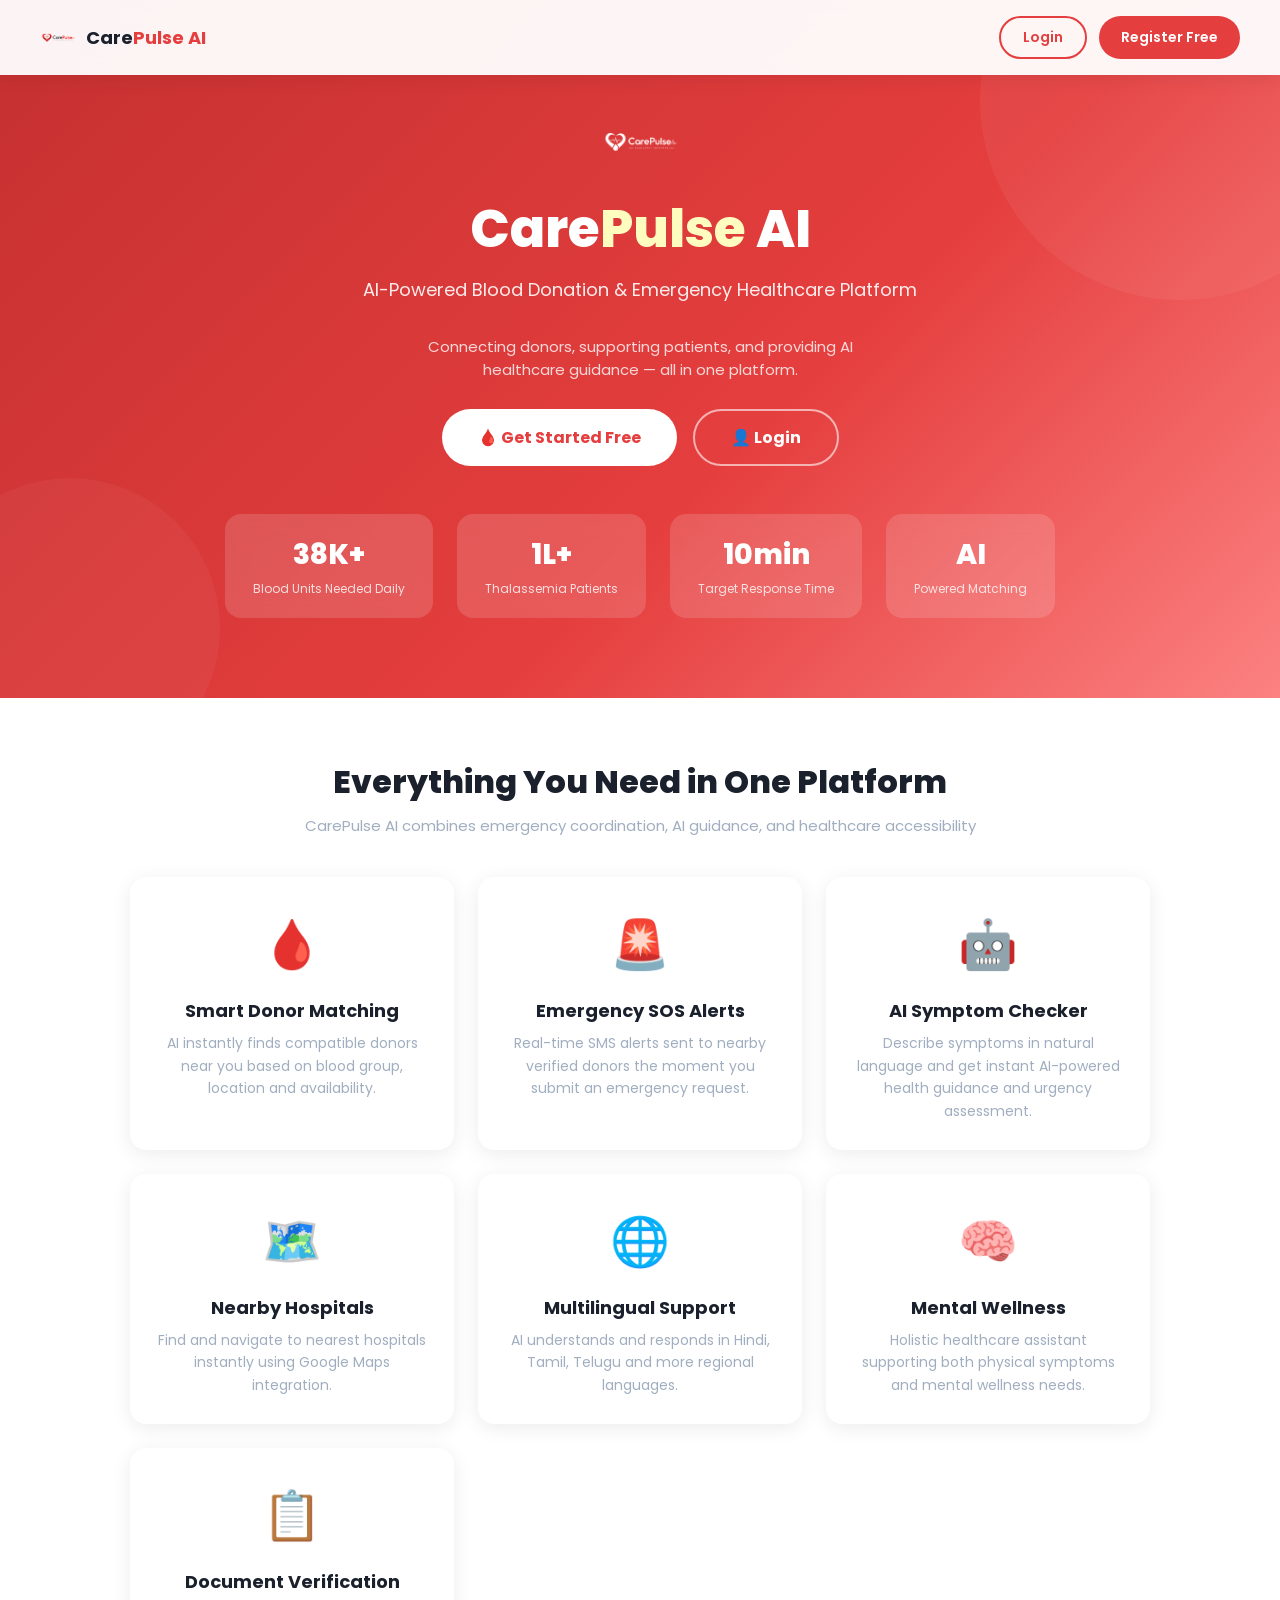
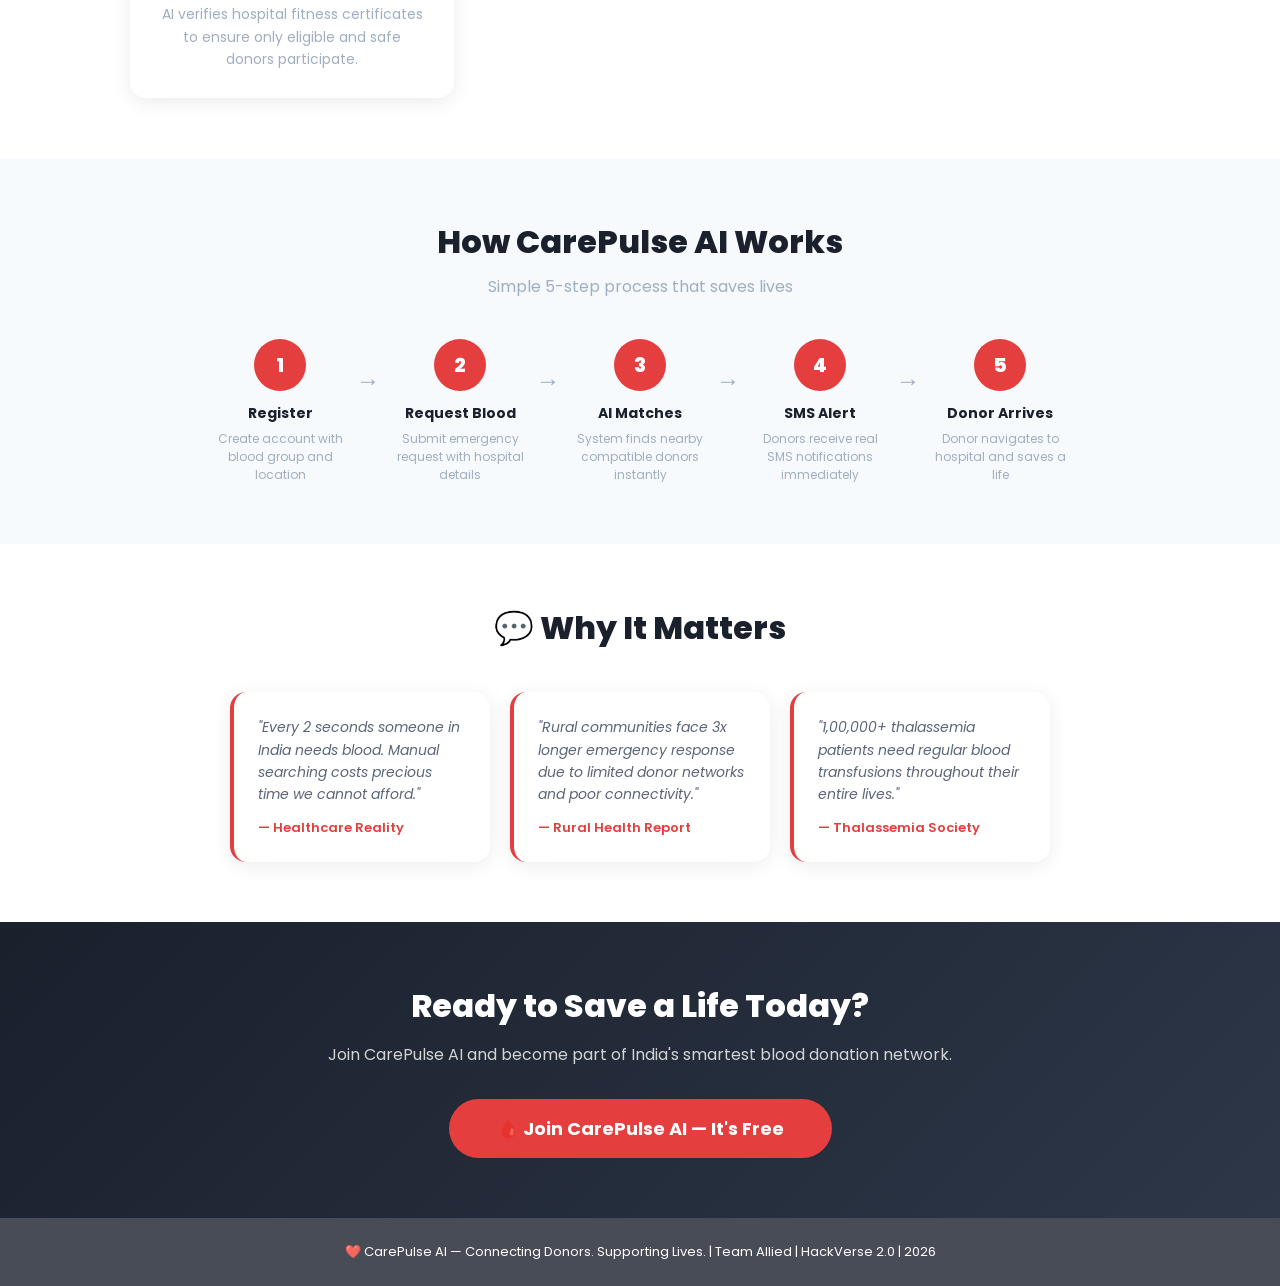
<file: frontend/index.html>
<!DOCTYPE html>
<html lang="en">
<head>
  <meta charset="UTF-8">
  <meta name="viewport" content="width=device-width, initial-scale=1.0">
  <title>CarePulse AI — Save Lives Together</title>
  <link rel="stylesheet" href="css/style.css">
  <link rel="icon" href="assets/logo.png">
</head>
<body>

<!-- NAVBAR -->
<nav class="land-nav">
  <div class="land-nav-logo">
    <img src="assets/logo.png" alt="CarePulse AI">
    <span>Care<b>Pulse AI</b></span>
  </div>
  <div class="land-nav-btns">
    <button class="land-login-btn" onclick="location.href='login.html'">Login</button>
    <button class="land-register-btn" onclick="location.href='register.html'">Register Free</button>
  </div>
</nav>

<div class="landing">

  <!-- HERO -->
  <section class="hero hero-pt-xl">
    <img src="assets/logo.png" alt="CarePulse AI" class="hero-logo">
    <h1>Care<span>Pulse</span> AI</h1>
    <p class="hero-tagline">AI-Powered Blood Donation & Emergency Healthcare Platform</p>
    <p class="hero-description">
      Connecting donors, supporting patients, and providing AI healthcare guidance — all in one platform.
    </p>
    <div class="hero-btns">
      <button class="hero-btn-primary" onclick="location.href='register.html'">
        🩸 Get Started Free
      </button>
      <button class="hero-btn-outline" onclick="location.href='login.html'">
        👤 Login
      </button>
    </div>
    <div class="hero-stats">
      <div class="hero-stat">
        <div class="num">38K+</div>
        <div class="lbl">Blood Units Needed Daily</div>
      </div>
      <div class="hero-stat">
        <div class="num">1L+</div>
        <div class="lbl">Thalassemia Patients</div>
      </div>
      <div class="hero-stat">
        <div class="num">10min</div>
        <div class="lbl">Target Response Time</div>
      </div>
      <div class="hero-stat">
        <div class="num">AI</div>
        <div class="lbl">Powered Matching</div>
      </div>
    </div>
  </section>

  <!-- FEATURES -->
  <section class="features">
    <h2>Everything You Need in One Platform</h2>
    <p class="features-sub">CarePulse AI combines emergency coordination, AI guidance, and healthcare accessibility</p>
    <div class="features-grid">
      <div class="feature-card">
        <div class="feature-icon">🩸</div>
        <div class="feature-title">Smart Donor Matching</div>
        <div class="feature-desc">AI instantly finds compatible donors near you based on blood group, location and availability.</div>
      </div>
      <div class="feature-card">
        <div class="feature-icon">🚨</div>
        <div class="feature-title">Emergency SOS Alerts</div>
        <div class="feature-desc">Real-time SMS alerts sent to nearby verified donors the moment you submit an emergency request.</div>
      </div>
      <div class="feature-card">
        <div class="feature-icon">🤖</div>
        <div class="feature-title">AI Symptom Checker</div>
        <div class="feature-desc">Describe symptoms in natural language and get instant AI-powered health guidance and urgency assessment.</div>
      </div>
      <div class="feature-card">
        <div class="feature-icon">🗺️</div>
        <div class="feature-title">Nearby Hospitals</div>
        <div class="feature-desc">Find and navigate to nearest hospitals instantly using Google Maps integration.</div>
      </div>
      <div class="feature-card">
        <div class="feature-icon">🌐</div>
        <div class="feature-title">Multilingual Support</div>
        <div class="feature-desc">AI understands and responds in Hindi, Tamil, Telugu and more regional languages.</div>
      </div>
      <div class="feature-card">
        <div class="feature-icon">🧠</div>
        <div class="feature-title">Mental Wellness</div>
        <div class="feature-desc">Holistic healthcare assistant supporting both physical symptoms and mental wellness needs.</div>
      </div>
      <div class="feature-card">
        <div class="feature-icon">📋</div>
        <div class="feature-title">Document Verification</div>
        <div class="feature-desc">AI verifies hospital fitness certificates to ensure only eligible and safe donors participate.</div>
      </div>
    </div>
  </section>

  <!-- HOW IT WORKS -->
  <section class="how-it-works">
    <h2>How CarePulse AI Works</h2>
    <p class="how-sub">Simple 5-step process that saves lives</p>
    <div class="steps">
      <div class="step">
        <div class="step-num">1</div>
        <div class="step-title">Register</div>
        <div class="step-desc">Create account with blood group and location</div>
      </div>
      <div class="step">
        <div class="step-num">2</div>
        <div class="step-title">Request Blood</div>
        <div class="step-desc">Submit emergency request with hospital details</div>
      </div>
      <div class="step">
        <div class="step-num">3</div>
        <div class="step-title">AI Matches</div>
        <div class="step-desc">System finds nearby compatible donors instantly</div>
      </div>
      <div class="step">
        <div class="step-num">4</div>
        <div class="step-title">SMS Alert</div>
        <div class="step-desc">Donors receive real SMS notifications immediately</div>
      </div>
      <div class="step">
        <div class="step-num">5</div>
        <div class="step-title">Donor Arrives</div>
        <div class="step-desc">Donor navigates to hospital and saves a life</div>
      </div>
    </div>
  </section>

  <!-- QUOTES -->
  <section class="quotes">
    <h2>💬 Why It Matters</h2>
    <div class="quote-cards">
      <div class="quote-card">
        <div class="quote-text">"Every 2 seconds someone in India needs blood. Manual searching costs precious time we cannot afford."</div>
        <div class="quote-author">— Healthcare Reality</div>
      </div>
      <div class="quote-card">
        <div class="quote-text">"Rural communities face 3x longer emergency response due to limited donor networks and poor connectivity."</div>
        <div class="quote-author">— Rural Health Report</div>
      </div>
      <div class="quote-card">
        <div class="quote-text">"1,00,000+ thalassemia patients need regular blood transfusions throughout their entire lives."</div>
        <div class="quote-author">— Thalassemia Society</div>
      </div>
    </div>
  </section>

  <!-- CTA -->
  <section class="cta">
    <h2>Ready to Save a Life Today?</h2>
    <p>Join CarePulse AI and become part of India's smartest blood donation network.</p>
    <button class="cta-btn" onclick="location.href='register.html'">
      🩸 Join CarePulse AI — It's Free
    </button>
  </section>

  <!-- FOOTER -->
  <footer class="footer">
    <p>❤️ CarePulse AI — Connecting Donors. Supporting Lives. | Team Allied | HackVerse 2.0 | 2026</p>
  </footer>

</div>

<script src="js/app.js"></script>
</body>
</html>
</file>
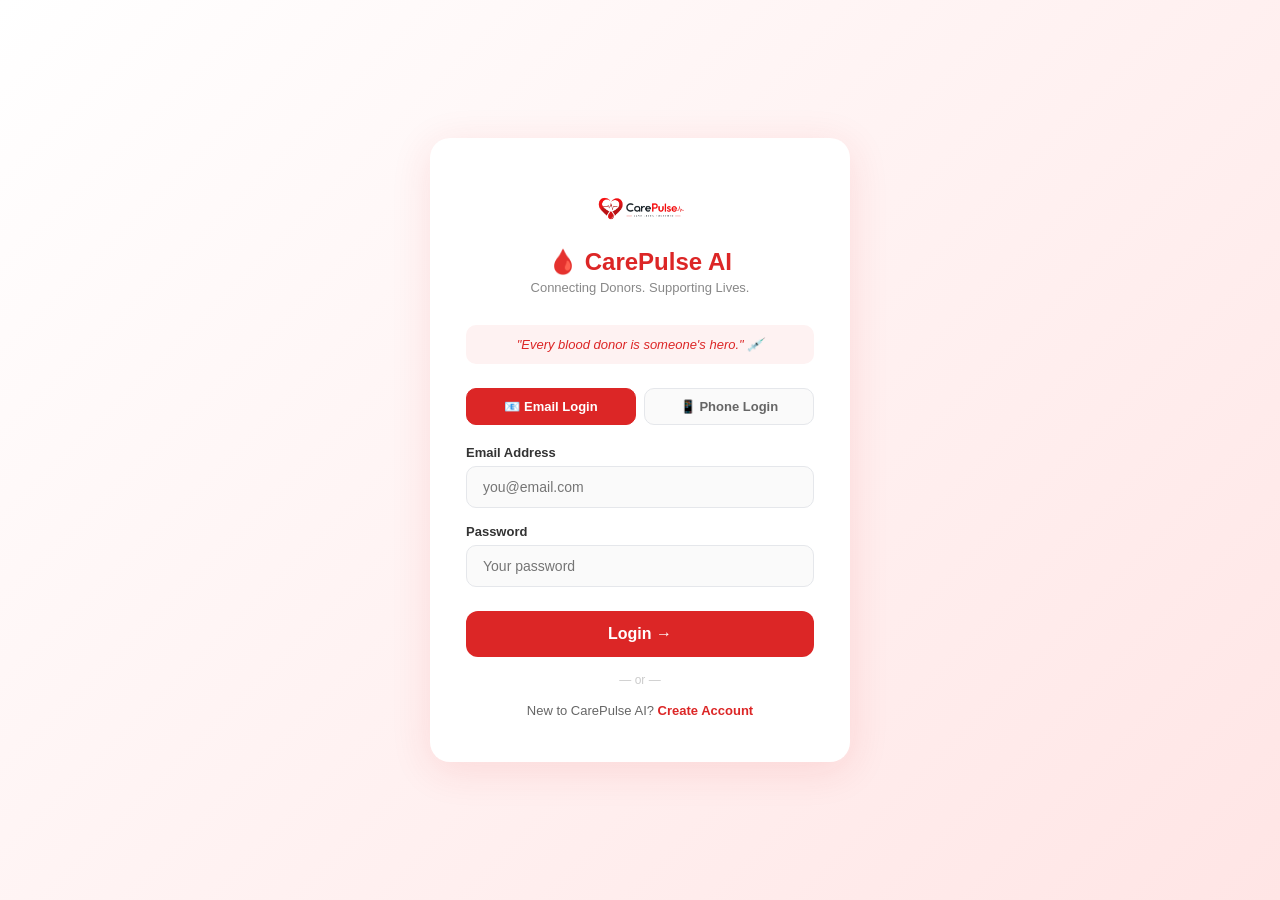
<file: frontend/login.html>
<!DOCTYPE html>
<html lang="en">
<head>
<meta charset="UTF-8"/>
<meta name="viewport" content="width=device-width, initial-scale=1.0"/>
<title>Login - CarePulse AI</title>
<link rel="stylesheet" href="css/style.css"/>
<style>
* { box-sizing: border-box; margin: 0; padding: 0; }
body { font-family: 'Segoe UI', sans-serif; }
.auth-wrapper {
    min-height: 100vh; display: flex; align-items: center;
    justify-content: center; padding: 20px;
    background: linear-gradient(135deg, #fff 0%, #ffe5e5 100%);
}
.auth-card {
    background: #fff; border-radius: 20px; padding: 44px 36px;
    width: 100%; max-width: 420px;
    box-shadow: 0 8px 40px rgba(220,38,38,0.12);
}
.auth-logo { text-align: center; margin-bottom: 30px; }
.auth-logo img { height: 52px; }
.auth-logo h2 { color: #dc2626; font-size: 24px; margin-top: 10px; font-weight: 800; }
.auth-logo p { color: #888; font-size: 13px; margin-top: 4px; }
.form-group { margin-bottom: 16px; }
label { display: block; font-size: 13px; font-weight: 600; color: #333; margin-bottom: 6px; }
input {
    width: 100%; padding: 12px 16px; border: 1.5px solid #e5e7eb;
    border-radius: 10px; font-size: 14px; color: #333;
    transition: border 0.2s; outline: none; background: #fafafa;
}
input:focus { border-color: #dc2626; background: #fff; }
.btn-login {
    width: 100%; background: #dc2626; color: white;
    border: none; padding: 14px; border-radius: 12px;
    font-size: 16px; font-weight: 700; cursor: pointer;
    margin-top: 8px; transition: background 0.2s;
}
.btn-login:hover { background: #b91c1c; }
.register-link { text-align: center; margin-top: 16px; font-size: 13px; color: #666; }
.register-link a { color: #dc2626; font-weight: 600; text-decoration: none; }
.divider { text-align: center; color: #ccc; margin: 16px 0; font-size: 12px; }
.quote {
    background: #fef2f2; border-radius: 10px; padding: 12px 16px;
    text-align: center; margin-bottom: 24px;
    font-size: 13px; color: #dc2626; font-style: italic;
}
.tab-row { display: flex; gap: 8px; margin-bottom: 20px; }
.tab-btn {
    flex: 1; padding: 10px; border: 1.5px solid #e5e7eb;
    border-radius: 10px; background: #fafafa; color: #666;
    font-size: 13px; font-weight: 600; cursor: pointer;
    transition: all 0.2s;
}
.tab-btn.active { background: #dc2626; color: white; border-color: #dc2626; }
</style>
</head>
<body>
<div class="auth-wrapper">
  <div class="auth-card">
    <div class="auth-logo">
      <img src="assets/logo.png" alt="CarePulse AI" onerror="this.style.display='none'"/>
      <h2>🩸 CarePulse AI</h2>
      <p>Connecting Donors. Supporting Lives.</p>
    </div>

    <div class="quote">"Every blood donor is someone's hero." 💉</div>

    <div class="tab-row">
      <button class="tab-btn active" id="tab-email" onclick="switchTab('email')">📧 Email Login</button>
      <button class="tab-btn" id="tab-phone" onclick="switchTab('phone')">📱 Phone Login</button>
    </div>

    <div id="section-email">
      <div class="form-group">
        <label>Email Address</label>
        <input type="email" id="email" placeholder="you@email.com"
               onkeydown="if(event.key==='Enter') login()"/>
      </div>
    </div>

    <div id="section-phone" style="display:none">
      <div class="form-group">
        <label>Mobile Number</label>
        <input type="tel" id="phone" placeholder="+91XXXXXXXXXX"
               onkeydown="if(event.key==='Enter') login()"/>
      </div>
    </div>

    <div class="form-group">
      <label>Password</label>
      <input type="password" id="password" placeholder="Your password"
             onkeydown="if(event.key==='Enter') login()"/>
    </div>

    <button class="btn-login" id="loginBtn" onclick="login()">Login →</button>

    <div class="divider">— or —</div>
    <div class="register-link">
      New to CarePulse AI? <a href="register.html">Create Account</a>
    </div>
  </div>
</div>
<script src="js/app.js"></script>
<script src="js/auth.js"></script>
</body>
</html>
</file>
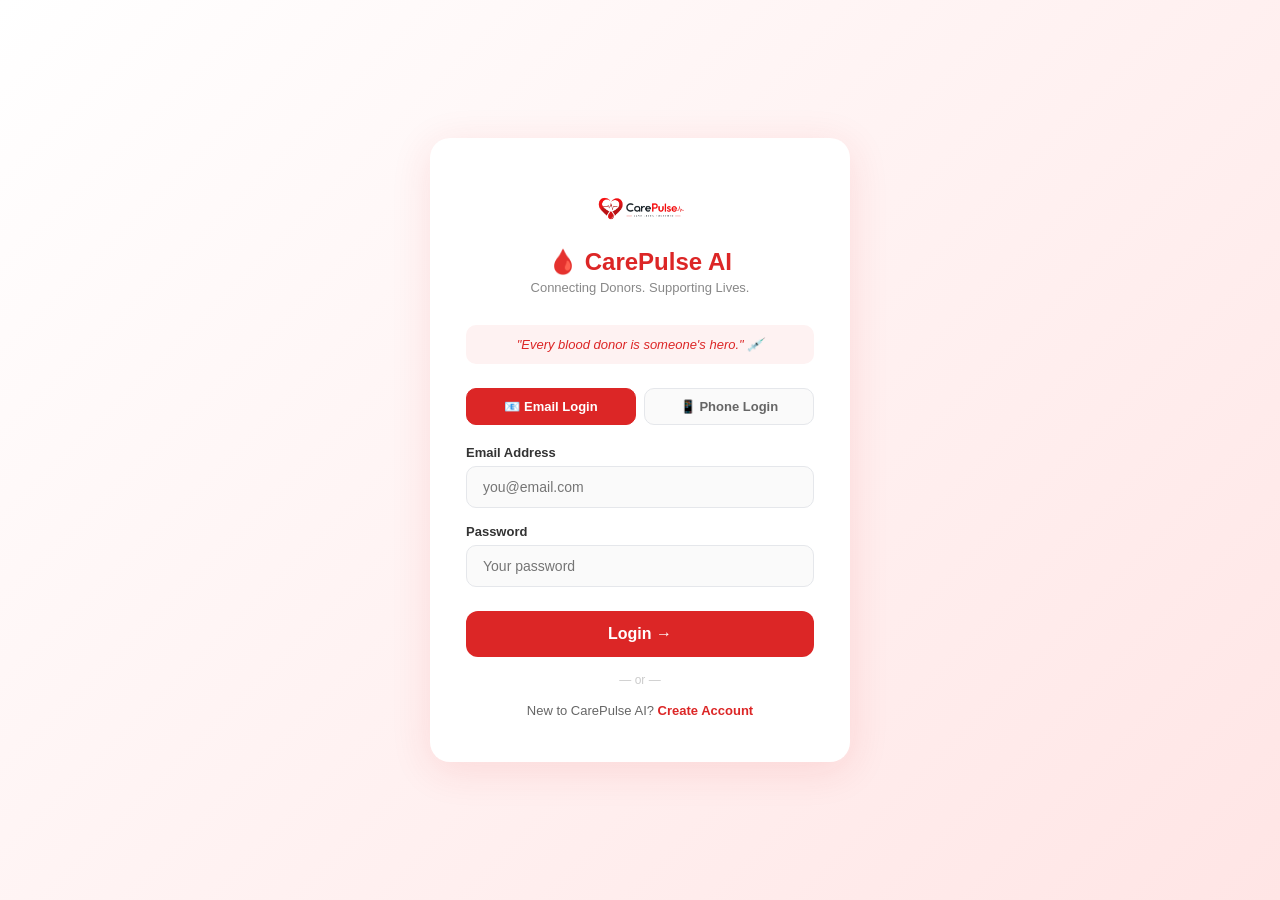
<file: frontend/profile.html>
<!DOCTYPE html>
<html lang="en">
<head>
  <meta charset="UTF-8">
  <meta name="viewport" content="width=device-width, initial-scale=1.0">
  <title>CarePulse AI — Profile</title>
  <link rel="stylesheet" href="css/style.css">
  <link rel="icon" href="assets/logo.png">
</head>
<body>

<aside class="sidebar">
  <div class="sidebar-logo">
    <img src="assets/logo.png" alt="CarePulse AI">
    <span class="sidebar-logo-text">Care<span>Pulse</span></span>
  </div>
  <nav class="sidebar-nav">
    <button class="nav-item" onclick="location.href='dashboard.html'">
      <svg class="nav-svg" viewBox="0 0 24 24" fill="none" stroke="currentColor" stroke-width="2"><rect x="3" y="3" width="7" height="7"/><rect x="14" y="3" width="7" height="7"/><rect x="3" y="14" width="7" height="7"/><rect x="14" y="14" width="7" height="7"/></svg>
      Dashboard
    </button>
    <button class="nav-item" onclick="location.href='request.html'">
      <svg class="nav-svg" viewBox="0 0 24 24" fill="none" stroke="currentColor" stroke-width="2"><path d="M20.84 4.61a5.5 5.5 0 0 0-7.78 0L12 5.67l-1.06-1.06a5.5 5.5 0 0 0-7.78 7.78l1.06 1.06L12 21.23l7.78-7.78 1.06-1.06a5.5 5.5 0 0 0 0-7.78z"/></svg>
      Blood Requests
    </button>
    <button class="nav-item" onclick="location.href='donor-portal.html'">
      <svg class="nav-svg" viewBox="0 0 24 24" fill="none" stroke="currentColor" stroke-width="2"><path d="M17 21v-2a4 4 0 0 0-4-4H5a4 4 0 0 0-4 4v2"/><circle cx="9" cy="7" r="4"/><path d="M23 21v-2a4 4 0 0 0-3-3.87"/><path d="M16 3.13a4 4 0 0 1 0 7.75"/></svg>
      Donor Portal
    </button>
    <button class="nav-item" onclick="location.href='hospitals.html'">
      <svg class="nav-svg" viewBox="0 0 24 24" fill="none" stroke="currentColor" stroke-width="2"><path d="M3 9l9-7 9 7v11a2 2 0 0 1-2 2H5a2 2 0 0 1-2-2z"/><polyline points="9 22 9 12 15 12 15 22"/></svg>
      Hospitals
    </button>
    <button class="nav-item" onclick="location.href='symptom.html'">
      <svg class="nav-svg" viewBox="0 0 24 24" fill="none" stroke="currentColor" stroke-width="2"><circle cx="12" cy="12" r="10"/><path d="M12 8v4l3 3"/></svg>
      AI Symptom Checker
    </button>
    <button class="nav-item active" onclick="location.href='profile.html'">
      <svg class="nav-svg" viewBox="0 0 24 24" fill="none" stroke="currentColor" stroke-width="2"><path d="M20 21v-2a4 4 0 0 0-4-4H8a4 4 0 0 0-4 4v2"/><circle cx="12" cy="7" r="4"/></svg>
      Profile
    </button>
    <button class="nav-item" onclick="logout()">
      <svg class="nav-svg" viewBox="0 0 24 24" fill="none" stroke="currentColor" stroke-width="2"><path d="M9 21H5a2 2 0 0 1-2-2V5a2 2 0 0 1 2-2h4"/><polyline points="16 17 21 12 16 7"/><line x1="21" y1="12" x2="9" y2="12"/></svg>
      Logout
    </button>
  </nav>
  <div class="sidebar-donate-card">
    <h4>Every Drop Counts</h4>
    <p>Keep your profile updated for better donor matching.</p>
    <button class="sidebar-donate-btn" onclick="location.href='request.html'">Request Blood</button>
  </div>
</aside>

<div class="main-content">
  <div class="topbar">
    <div class="topbar-left">
      <h2>Account</h2>
      <h3>My Profile</h3>
    </div>
    <div class="topbar-right">
      <button class="btn btn-primary btn-sm" onclick="logout()">Logout</button>
    </div>
  </div>

  <div class="dashboard-body">

    <!-- PROFILE HERO -->
    <div class="profile-hero">
      <div class="profile-avatar-big" id="profile-avatar">
        <img id="profile-avatar-img" src="" alt="" style="width:100%;height:100%;border-radius:50%;object-fit:cover;display:none;">
        <span id="profile-avatar-initials">?</span>
      </div>
      <div style="flex:1;">
        <div class="profile-name" id="profile-name">Loading...</div>
        <div class="profile-sub" id="profile-blood">Blood Group: —</div>
        <div class="profile-tags" id="profile-tags">
          <span class="profile-tag">Loading...</span>
        </div>
      </div>
      <div style="text-align:right;">
        <div style="font-size:32px;font-weight:800;" id="hero-donations">0</div>
        <div style="font-size:13px;opacity:0.8;">Total Donations</div>
      </div>
    </div>

    <div class="profile-grid">

      <!-- PERSONAL DETAILS -->
      <div class="dash-card">
        <div class="dash-card-header">
          <span class="dash-card-title">Personal Details</span>
        </div>
        <div id="personal-details">
          <div style="text-align:center;padding:20px;"><div class="spinner" style="margin:0 auto;"></div></div>
        </div>
      </div>

      <!-- DONATION STATS -->
      <div class="dash-card">
        <div class="dash-card-header">
          <span class="dash-card-title">Donation Statistics</span>
        </div>
        <div style="display:grid;grid-template-columns:1fr 1fr;gap:12px;margin-bottom:16px;">
          <div style="text-align:center;padding:16px;background:var(--red-pale);border-radius:10px;">
            <div style="font-size:28px;font-weight:800;color:var(--red);" id="stat-donations">0</div>
            <div style="font-size:12px;color:var(--gray-400);">Total Donations</div>
          </div>
          <div style="text-align:center;padding:16px;background:#F0FFF4;border-radius:10px;">
            <div style="font-size:28px;font-weight:800;color:var(--green);" id="stat-lives">0</div>
            <div style="font-size:12px;color:var(--gray-400);">Lives Saved</div>
          </div>
        </div>
        <div id="eligibility-card" style="background:var(--gray-100);border-radius:10px;padding:16px;">
          <div style="font-size:13px;font-weight:600;color:var(--dark);margin-bottom:4px;">Donation Eligibility</div>
          <div style="font-size:14px;color:var(--green);font-weight:700;" id="eligibility-status">Eligible to donate</div>
          <div style="font-size:12px;color:var(--gray-400);margin-top:4px;" id="next-date"></div>
        </div>
      </div>

      <!-- LOCATIONS -->
      <div class="dash-card">
        <div class="dash-card-header">
          <span class="dash-card-title">My Locations</span>
        </div>
        <div id="locations-list">
          <div style="text-align:center;padding:20px;color:var(--gray-400);">Loading locations...</div>
        </div>
      </div>

      <!-- HEALTH DECLARATION -->
      <div class="dash-card">
        <div class="dash-card-header">
          <span class="dash-card-title">Health Declaration</span>
        </div>
        <div id="health-status">
          <div style="text-align:center;padding:20px;"><div class="spinner" style="margin:0 auto;"></div></div>
        </div>
        <div style="margin-top:20px;border-top:1px solid var(--gray-200);padding-top:16px;">
          <div style="display:flex;align-items:center;justify-content:space-between;">
            <div>
              <div style="font-size:15px;font-weight:600;color:var(--dark);">Available to Donate</div>
              <div style="font-size:12px;color:var(--gray-400);margin-top:2px;" id="toggle-label">Loading...</div>
            </div>
            <label class="switch">
              <input type="checkbox" id="profile-toggle" aria-label="Toggle availability to donate" onchange="toggleFromProfile()">
              <span class="slider"></span>
            </label>
          </div>
        </div>
      </div>

      <!-- DONOR VERIFICATION -->
      <div class="dash-card" style="grid-column: 1 / -1;">
        <div class="dash-card-header">
          <span class="dash-card-title">Donor Verification</span>
        </div>
        <p style="margin:0 0 16px;font-size:13px;color:var(--gray-400);">Upload a fitness certificate from a recognized hospital with doctor signature and official seal to become a Verified Donor.</p>

        <div id="verify-status-box" style="padding:12px 16px;border-radius:10px;margin-bottom:16px;font-size:13px;font-weight:600;background:#fff8e1;color:#f39c12;border:1.5px solid #f39c12;">
          Verification status loading...
        </div>

        <div style="border:2px dashed var(--gray-200);border-radius:12px;padding:24px;text-align:center;margin-bottom:16px;cursor:pointer;transition:var(--transition);" id="upload-zone"
          onclick="document.getElementById('doc-upload').click()"
          ondragover="this.style.borderColor='var(--red)'" ondragleave="this.style.borderColor='var(--gray-200)'">
          <div style="font-size:40px;margin-bottom:10px;color:var(--gray-400);">
            <svg width="40" height="40" viewBox="0 0 24 24" fill="none" stroke="currentColor" stroke-width="1.5"><path d="M14 2H6a2 2 0 0 0-2 2v16a2 2 0 0 0 2 2h12a2 2 0 0 0 2-2V8z"/><polyline points="14 2 14 8 20 8"/><line x1="12" y1="18" x2="12" y2="12"/><line x1="9" y1="15" x2="15" y2="15"/></svg>
          </div>
          <div style="font-size:14px;font-weight:600;color:var(--dark);">Click to upload fitness certificate</div>
          <div style="font-size:12px;color:var(--gray-400);margin-top:4px;">PDF, JPG, PNG accepted · Must have hospital seal + doctor signature</div>
          <input type="file" id="doc-upload" accept=".pdf,.jpg,.jpeg,.png" style="display:none" onchange="handleDocUpload(this)">
        </div>

        <div id="doc-preview" style="display:none;margin-bottom:16px;padding:12px 16px;background:var(--gray-100);border-radius:10px;display:none;align-items:center;gap:10px;">
          <svg width="20" height="20" viewBox="0 0 24 24" fill="none" stroke="var(--red)" stroke-width="2"><path d="M14 2H6a2 2 0 0 0-2 2v16a2 2 0 0 0 2 2h12a2 2 0 0 0 2-2V8z"/></svg>
          <div>
            <div id="doc-name" style="font-size:13px;font-weight:600;color:var(--dark);"></div>
            <div style="font-size:12px;color:var(--gray-400);">Ready to submit</div>
          </div>
        </div>

        <button onclick="submitDocument()" id="verify-btn" class="btn btn-primary" style="width:100%;padding:14px;font-size:15px;">
          Submit for Verification
        </button>

        <div style="margin-top:16px;padding:14px;background:var(--gray-100);border-radius:10px;">
          <div style="font-size:12px;font-weight:700;color:var(--dark);margin-bottom:8px;">Requirements for Verified Donor badge:</div>
          <div style="font-size:12px;color:var(--gray-500);line-height:2;">
            Fitness certificate from recognized hospital<br>
            Doctor's signature on document<br>
            Official hospital seal / stamp<br>
            Certificate dated within last 6 months<br>
            Self-declared documents not accepted
          </div>
        </div>
      </div>

    </div>
  </div>
</div>

<!-- BOTTOM NAV -->
<nav class="bottom-nav">
  <div class="bottom-nav-inner">
    <button class="bnav-item" onclick="location.href='dashboard.html'"><span class="bicon">H</span>Home</button>
    <button class="bnav-item" onclick="location.href='donor-portal.html'"><span class="bicon">D</span>Donors</button>
    <button class="bnav-item bnav-sos" onclick="location.href='request.html'"><span class="bicon">SOS</span></button>
    <button class="bnav-item" onclick="location.href='request.html'"><span class="bicon">R</span>Requests</button>
    <button class="bnav-item active" onclick="location.href='profile.html'"><span class="bicon">P</span>Profile</button>
  </div>
</nav>

<script src="js/app.js"></script>
<script>
let selectedFile = null;

document.addEventListener("DOMContentLoaded", async () => {
  requireAuth();
  loadVerificationStatus();
  const { ok, data } = await apiCall("/auth/profile");
  if (!ok) return;

  // Avatar
  const img = document.getElementById('profile-avatar-img');
  const initials = document.getElementById('profile-avatar-initials');
  if (data.profile_photo) {
    img.src = data.profile_photo;
    img.style.display = 'block';
    initials.style.display = 'none';
  } else {
    initials.textContent = data.name?.split(' ').map(n=>n[0]).join('').toUpperCase().slice(0,2) || "?";
    initials.style.display = 'block';
  }

  document.getElementById("profile-name").textContent = data.name;
  document.getElementById("profile-blood").textContent = `Blood Group: ${data.blood_group}  ·  Age: ${data.age}`;
  document.getElementById("hero-donations").textContent = data.total_donations || 0;

  const tags = [
    `${data.blood_group}`,
    data.health_eligible ? "Eligible Donor" : "Restricted",
    data.available_to_donate ? "Available" : "Unavailable",
    data.verified_donor ? "Verified Donor" : ""
  ].filter(Boolean);
  document.getElementById("profile-tags").innerHTML = tags.map(t => `<span class="profile-tag">${t}</span>`).join("");

  document.getElementById("personal-details").innerHTML = [
    ["Full Name", data.name],
    ["Email", data.email],
    ["Phone", data.phone],
    ["Blood Group", data.blood_group],
    ["Age", `${data.age} years`],
    ["Gender", data.gender || "Not specified"],
  ].map(([label, val]) => `
    <div class="detail-row">
      <div>
        <div class="detail-label">${label}</div>
        <div class="detail-val">${val || "—"}</div>
      </div>
    </div>`).join("");

  document.getElementById("stat-donations").textContent = data.total_donations || 0;
  document.getElementById("stat-lives").textContent = data.lives_saved || 0;

  if (data.cooldown_active) {
    document.getElementById("eligibility-status").textContent = "Cooldown Active";
    document.getElementById("eligibility-status").style.color = "var(--yellow)";
    document.getElementById("next-date").textContent = `Next eligible: ${data.next_eligible_date?.split('T')[0] || 'N/A'}`;
  } else if (!data.health_eligible) {
    document.getElementById("eligibility-status").textContent = "Restricted — Health conditions";
    document.getElementById("eligibility-status").style.color = "var(--red)";
  }

  const locs = data.locations || [];
  document.getElementById("locations-list").innerHTML = locs.length
    ? locs.map(l => `
        <div style="background:var(--gray-100);border-radius:10px;padding:12px;margin-bottom:8px;">
          <div style="font-size:11px;font-weight:700;color:var(--red);text-transform:uppercase;">${l.type === 'home' ? 'Home' : l.type === 'college' ? 'College' : 'Work'}</div>
          <div style="font-size:13px;color:var(--dark);margin-top:4px;">${l.address}</div>
        </div>`).join("")
    : '<div style="text-align:center;color:var(--gray-400);padding:16px;">No locations added</div>';

  const decl = data.health_declaration || {};
  const conditions = ["hiv","hepatitis","diabetes","heart_disease","cancer","malaria_recent","tattoo_recent","pregnant"];
  const anyCondition = conditions.some(k => decl[k]);
  document.getElementById("health-status").innerHTML = `
    <div style="padding:12px;border-radius:10px;background:${anyCondition ? 'var(--red-pale)' : '#F0FFF4'};border:1px solid ${anyCondition ? 'var(--red-light)' : '#C6F6D5'};">
      <div style="font-size:14px;font-weight:700;color:${anyCondition ? 'var(--red)' : 'var(--green)'};">
        ${anyCondition ? 'Donation Restricted' : 'Eligible to Donate'}
      </div>
      <div style="font-size:12px;color:var(--gray-400);margin-top:4px;">
        ${anyCondition ? 'You declared health conditions that restrict donation.' : 'No health conditions declared. You can donate blood.'}
      </div>
    </div>`;

  const toggle = document.getElementById("profile-toggle");
  toggle.checked = data.available_to_donate;
  document.getElementById("toggle-label").textContent = data.available_to_donate ? "You will receive SOS alerts" : "Turn on to receive SOS alerts";
  if (data.cooldown_active || !data.health_eligible) toggle.disabled = true;
});

async function toggleFromProfile() {
  const toggle = document.getElementById("profile-toggle");
  const { ok, data } = await apiCall("/auth/toggle-donate", "POST");
  if (ok) {
    toggle.checked = data.available_to_donate;
    document.getElementById("toggle-label").textContent = data.available_to_donate ? "You will receive SOS alerts" : "Turn on to receive SOS alerts";
    showToast(data.available_to_donate ? "Now available to donate!" : "Availability turned off", data.available_to_donate ? "success" : "info");
  } else {
    toggle.checked = !toggle.checked;
    showToast(data.error, "error");
  }
}

async function loadVerificationStatus() {
  const { ok, data } = await apiCall('/auth/verification-status');
  if (!ok) return;
  const box = document.getElementById('verify-status-box');
  const status = data.verification_status;
  if (status === 'not_uploaded') {
    box.style.cssText = 'padding:12px 16px;border-radius:10px;margin-bottom:16px;font-size:13px;font-weight:600;background:#fff8e1;color:#f39c12;border:1.5px solid #f39c12;';
    box.textContent = 'Not verified — upload your fitness certificate to become a Verified Donor';
  } else if (status === 'pending') {
    box.style.cssText = 'padding:12px 16px;border-radius:10px;margin-bottom:16px;font-size:13px;font-weight:600;background:#e3f2fd;color:#1565c0;border:1.5px solid #1565c0;';
    box.innerHTML = `Document submitted: <strong>${data.document?.filename || 'uploaded'}</strong> — Pending AI review`;
  } else if (status === 'verified') {
    box.style.cssText = 'padding:12px 16px;border-radius:10px;margin-bottom:16px;font-size:13px;font-weight:600;background:#e8f5e9;color:#2e7d32;border:1.5px solid #2e7d32;';
    box.innerHTML = '<strong>Verified Donor</strong> — Your fitness certificate has been approved!';
  }
}

function handleDocUpload(input) {
  const file = input.files[0];
  if (!file) return;
  if (file.size > 5 * 1024 * 1024) { showToast('File too large. Max 5MB.', 'error'); return; }
  selectedFile = file;
  document.getElementById('doc-name').textContent = file.name;
  document.getElementById('doc-preview').style.display = 'flex';
  document.getElementById('upload-zone').style.borderColor = 'var(--red)';
  showToast('File selected: ' + file.name, 'info');
}

async function submitDocument() {
  if (!selectedFile) { showToast('Please select a document first', 'error'); return; }
  const btn = document.getElementById('verify-btn');
  btn.textContent = 'Analyzing document...'; btn.disabled = true;
  const reader = new FileReader();
  reader.onload = async function(e) {
    const base64 = e.target.result.split(',')[1];
    const { ok, data } = await apiCall('/auth/upload-document', 'POST', {
      document: base64,
      filename: selectedFile.name,
      doc_type: 'fitness_certificate',
      mime_type: selectedFile.type || 'image/jpeg'
    });
    btn.textContent = 'Submit for Verification'; btn.disabled = false;
    if (ok) {
      showToast(data.message, data.verified ? 'success' : 'info');
      loadVerificationStatus();
    } else {
      showToast(data.error || 'Upload failed', 'error');
    }
  };
  reader.readAsDataURL(selectedFile);
}
</script>
</body>
</html>
</file>
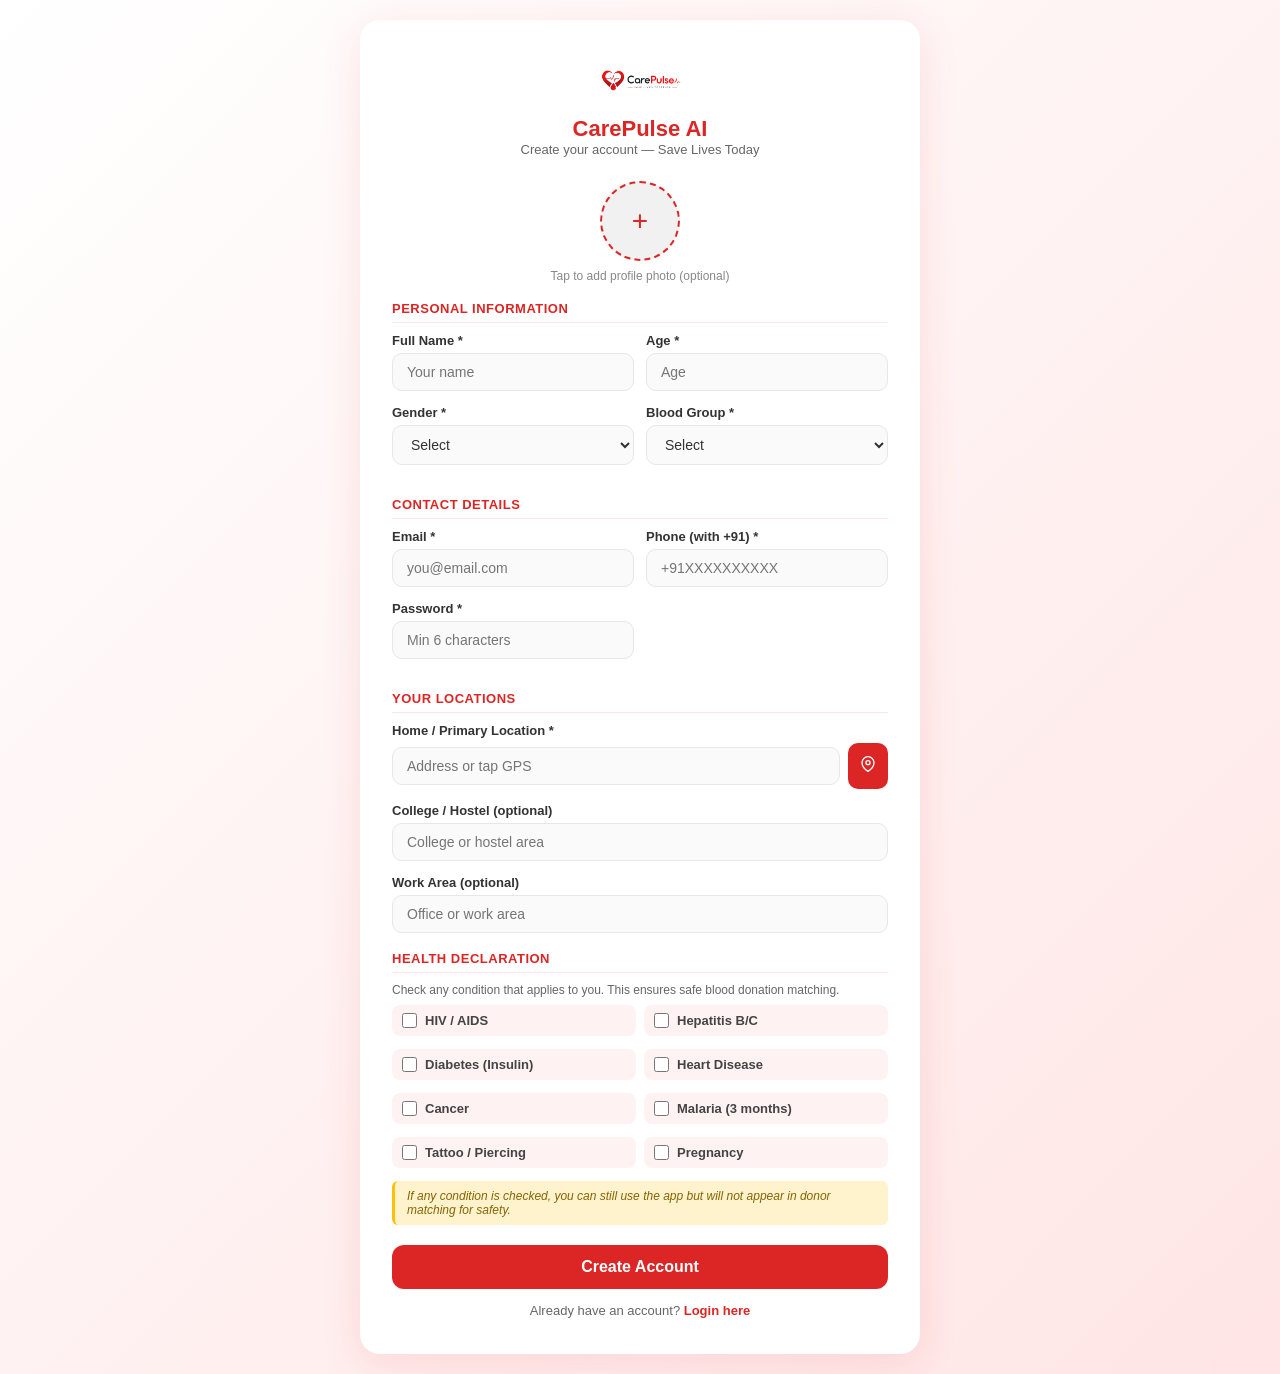
<file: frontend/register.html>
<!DOCTYPE html>
<html lang="en">
<head>
<meta charset="UTF-8"/>
<meta name="viewport" content="width=device-width, initial-scale=1.0"/>
<title>Register - CarePulse AI</title>
<link rel="stylesheet" href="css/style.css"/>
<style>
* { box-sizing: border-box; margin: 0; padding: 0; }
body { background: #f8f9fa; font-family: 'Segoe UI', sans-serif; }
.auth-wrapper {
    min-height: 100vh; display: flex; align-items: center;
    justify-content: center; padding: 20px;
    background: linear-gradient(135deg, #fff 0%, #ffe5e5 100%);
}
.auth-card {
    background: #fff; border-radius: 20px; padding: 36px 32px;
    width: 100%; max-width: 560px;
    box-shadow: 0 8px 40px rgba(220,38,38,0.12);
}
.auth-logo { text-align: center; margin-bottom: 24px; }
.auth-logo img { height: 48px; }
.auth-logo h2 { color: #dc2626; font-size: 22px; margin-top: 8px; }
.auth-logo p { color: #666; font-size: 13px; }
.form-group { margin-bottom: 14px; }
.form-row { display: grid; grid-template-columns: 1fr 1fr; gap: 12px; }
label { display: block; font-size: 13px; font-weight: 600; color: #333; margin-bottom: 5px; }
input, select {
    width: 100%; padding: 10px 14px; border: 1.5px solid #e5e7eb;
    border-radius: 10px; font-size: 14px; color: #333;
    transition: border 0.2s; outline: none; background: #fafafa;
}
input:focus, select:focus { border-color: #dc2626; background: #fff; }
.section-title {
    font-size: 13px; font-weight: 700; color: #dc2626;
    text-transform: uppercase; letter-spacing: 0.5px;
    margin: 18px 0 10px; border-bottom: 1px solid #ffe5e5; padding-bottom: 6px;
}
.location-row { display: flex; gap: 8px; align-items: center; }
.location-row input { flex: 1; }
.gps-btn {
    background: #dc2626; color: white; border: none;
    padding: 10px 12px; border-radius: 10px; cursor: pointer;
    font-size: 16px; white-space: nowrap;
}
.health-grid {
    display: grid; grid-template-columns: 1fr 1fr; gap: 8px; margin-top: 6px;
}
.health-item {
    display: flex; align-items: center; gap: 8px;
    font-size: 13px; color: #444; background: #fef2f2;
    padding: 8px 10px; border-radius: 8px;
}
.health-item input[type=checkbox] { width: 15px; height: 15px; accent-color: #dc2626; }
.health-note {
    background: #fff3cd; border-left: 3px solid #ffc107;
    padding: 8px 12px; border-radius: 6px; font-size: 12px; color: #856404; margin-top: 8px;
}
.btn-register {
    width: 100%; background: #dc2626; color: white;
    border: none; padding: 13px; border-radius: 12px;
    font-size: 16px; font-weight: 700; cursor: pointer;
    margin-top: 20px; transition: background 0.2s;
}
.btn-register:hover { background: #b91c1c; }
.login-link { text-align: center; margin-top: 14px; font-size: 13px; color: #666; }
.login-link a { color: #dc2626; font-weight: 600; text-decoration: none; }
</style>
</head>
<body>
<div class="auth-wrapper">
  <div class="auth-card">
    <div class="auth-logo">
      <img src="assets/logo.png" alt="CarePulse AI" onerror="this.style.display='none'"/>
      <h2>CarePulse AI</h2>
      <p>Create your account — Save Lives Today</p>
    </div>

    <!-- PROFILE PHOTO -->
    <div style="text-align:center;margin-bottom:18px;">
      <div id="photo-preview" onclick="document.getElementById('photo-input').click()"
        style="width:80px;height:80px;border-radius:50%;background:#f1f1f1;border:2px dashed #dc2626;margin:0 auto 8px;cursor:pointer;display:flex;align-items:center;justify-content:center;overflow:hidden;font-size:28px;color:#dc2626;">
        +
      </div>
      <div style="font-size:12px;color:#888;">Tap to add profile photo (optional)</div>
      <input type="file" id="photo-input" accept="image/*" style="display:none" onchange="previewPhoto(this)">
    </div>

    <div class="section-title">Personal Information</div>
    <div class="form-row">
      <div class="form-group">
        <label>Full Name *</label>
        <input type="text" id="name" placeholder="Your name"/>
      </div>
      <div class="form-group">
        <label>Age *</label>
        <input type="number" id="age" placeholder="Age" min="18" max="65"/>
      </div>
    </div>
    <div class="form-row">
      <div class="form-group">
        <label>Gender *</label>
        <select id="gender">
          <option value="">Select</option>
          <option>Male</option><option>Female</option><option>Other</option>
        </select>
      </div>
      <div class="form-group">
        <label>Blood Group *</label>
        <select id="blood_group">
          <option value="">Select</option>
          <option>A+</option><option>A-</option>
          <option>B+</option><option>B-</option>
          <option>AB+</option><option>AB-</option>
          <option>O+</option><option>O-</option>
        </select>
      </div>
    </div>

    <div class="section-title">Contact Details</div>
    <div class="form-row">
      <div class="form-group">
        <label>Email *</label>
        <input type="email" id="email" placeholder="you@email.com"/>
      </div>
      <div class="form-group">
        <label>Phone (with +91) *</label>
        <input type="tel" id="phone" placeholder="+91XXXXXXXXXX"/>
      </div>
    </div>
    <div class="form-row">
      <div class="form-group">
        <label>Password *</label>
        <input type="password" id="password" placeholder="Min 6 characters"/>
      </div>
    </div>

    <div class="section-title">Your Locations</div>
    <div class="form-group">
      <label>Home / Primary Location *</label>
      <div class="location-row">
        <input type="text" id="primary_location" placeholder="Address or tap GPS"/>
        <button class="gps-btn" onclick="detectLocation('primary_location')" title="Detect GPS">
          <svg width="16" height="16" viewBox="0 0 24 24" fill="none" stroke="white" stroke-width="2"><path d="M21 10c0 7-9 13-9 13s-9-6-9-13a9 9 0 0 1 18 0z"/><circle cx="12" cy="10" r="3"/></svg>
        </button>
      </div>
    </div>
    <div class="form-group">
      <label>College / Hostel (optional)</label>
      <input type="text" id="college_location" placeholder="College or hostel area"/>
    </div>
    <div class="form-group">
      <label>Work Area (optional)</label>
      <input type="text" id="work_location" placeholder="Office or work area"/>
    </div>

    <div class="section-title">Health Declaration</div>
    <p style="font-size:12px;color:#666;margin-bottom:8px;">Check any condition that applies to you. This ensures safe blood donation matching.</p>
    <div class="health-grid">
      <label class="health-item"><input type="checkbox" id="hd_hiv"/> HIV / AIDS</label>
      <label class="health-item"><input type="checkbox" id="hd_hepatitis"/> Hepatitis B/C</label>
      <label class="health-item"><input type="checkbox" id="hd_diabetes"/> Diabetes (Insulin)</label>
      <label class="health-item"><input type="checkbox" id="hd_heart_disease"/> Heart Disease</label>
      <label class="health-item"><input type="checkbox" id="hd_cancer"/> Cancer</label>
      <label class="health-item"><input type="checkbox" id="hd_malaria_recent"/> Malaria (3 months)</label>
      <label class="health-item"><input type="checkbox" id="hd_tattoo_recent"/> Tattoo / Piercing</label>
      <label class="health-item"><input type="checkbox" id="hd_pregnant"/> Pregnancy</label>
    </div>
    <div class="health-note">If any condition is checked, you can still use the app but will not appear in donor matching for safety.</div>

    <button class="btn-register" id="registerBtn" onclick="register()">Create Account</button>
    <div class="login-link">Already have an account? <a href="login.html">Login here</a></div>
  </div>
</div>
<script src="js/app.js"></script>
<script>
function previewPhoto(input) {
  const file = input.files[0];
  if (!file) return;
  const reader = new FileReader();
  reader.onload = e => {
    const prev = document.getElementById('photo-preview');
    prev.innerHTML = `<img src="${e.target.result}" style="width:100%;height:100%;object-fit:cover;border-radius:50%;">`;
    window._photoBase64 = e.target.result;
  };
  reader.readAsDataURL(file);
}
</script>
<script src="js/auth.js"></script>
</body>
</html>
</file>
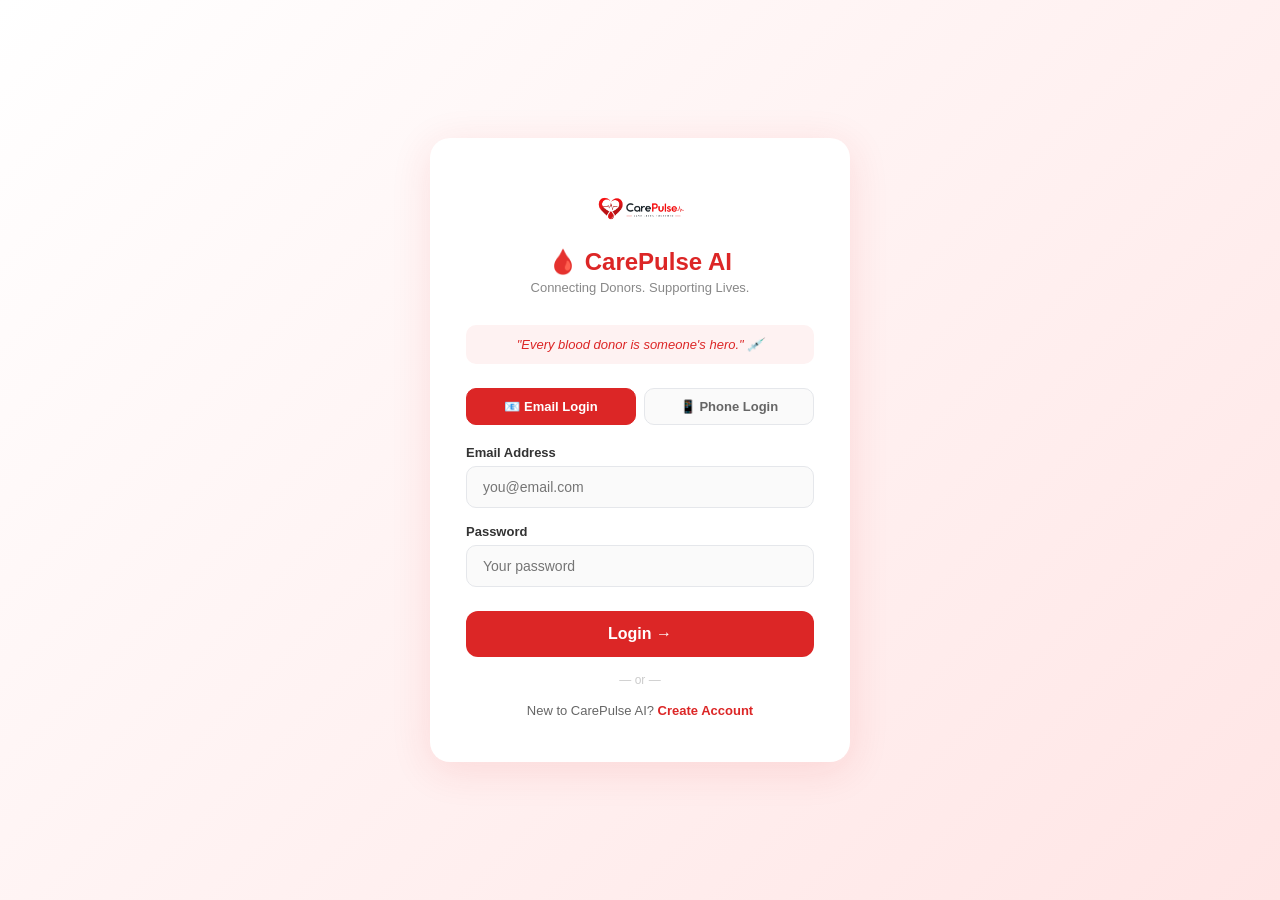
<file: frontend/request.html>
<!DOCTYPE html>
<html lang="en">
<head>
  <meta charset="UTF-8">
  <meta name="viewport" content="width=device-width, initial-scale=1.0">
  <title>CarePulse AI — Request Blood</title>
  <link rel="stylesheet" href="css/style.css">
  <link rel="icon" href="assets/logo.png">
</head>
<body>

<!-- SIDEBAR -->
<aside class="sidebar">
  <div class="sidebar-logo">
    <img src="assets/logo.png" alt="CarePulse AI">
    <span class="sidebar-logo-text">Care<span>Pulse</span></span>
  </div>
  <nav class="sidebar-nav">
    <button class="nav-item" onclick="location.href='dashboard.html'"><span class="nav-icon">🏠</span> Dashboard</button>
    <button class="nav-item active" onclick="location.href='request.html'"><span class="nav-icon">🩸</span> Blood Requests</button>
    <button class="nav-item" onclick="location.href='donor-portal.html'"><span class="nav-icon">👥</span> Find Donors</button>
    <button class="nav-item" onclick="location.href='hospitals.html'"><span class="nav-icon">🏥</span> Hospitals</button>
    <button class="nav-item" onclick="location.href='symptom.html'"><span class="nav-icon">🤖</span> AI Symptom Checker</button>
    <button class="nav-item" onclick="location.href='donor-portal.html'"><span class="nav-icon">🚨</span> SOS Alerts</button>
    <button class="nav-item" onclick="location.href='profile.html'"><span class="nav-icon">👤</span> Profile</button>
    <button class="nav-item" onclick="logout()"><span class="nav-icon">🚪</span> Logout</button>
  </nav>
  <div class="sidebar-donate-card">
    <h4>🩸 Every Drop Counts</h4>
    <p>Your donation can save multiple lives.</p>
    <button class="sidebar-donate-btn" onclick="location.href='donor-portal.html'">View Alerts →</button>
  </div>
</aside>

<!-- MAIN -->
<div class="main-content">
  <div class="topbar">
    <div class="topbar-left">
      <h2>Emergency</h2>
      <h3>Request Blood 🩸</h3>
    </div>
    <div class="topbar-right">
      <button class="topbar-icon-btn" onclick="location.href='donor-portal.html'">🔔<span class="topbar-badge">!</span></button>
      <button class="topbar-location" id="location-btn">📍 <span id="location-text">Detecting...</span></button>
      <div class="topbar-user" onclick="location.href='profile.html'">
        <div class="topbar-avatar" id="user-avatar">?</div>
      </div>
    </div>
  </div>

  <div class="dashboard-body">
    <div style="max-width:700px;margin:0 auto;">

      <!-- REQUEST FORM -->
      <div class="dash-card" style="margin-bottom:20px;">
        <h3 style="font-size:20px;font-weight:700;color:var(--dark);margin-bottom:6px;">🚨 Create Blood Request</h3>
        <p style="font-size:14px;color:var(--gray-400);margin-bottom:24px;">Fill the form below. Nearby donors will be alerted instantly via SMS.</p>

        <form id="request-form">

          <!-- BLOOD GROUP -->
          <div class="form-group">
            <label class="form-label">Blood Group Needed <span>*</span></label>
            <div class="bg-grid">
              <input type="radio" name="blood_group" id="bg-ap" value="A+" class="bg-radio">
              <label for="bg-ap" class="bg-lbl">A+</label>
              <input type="radio" name="blood_group" id="bg-an" value="A-" class="bg-radio">
              <label for="bg-an" class="bg-lbl">A-</label>
              <input type="radio" name="blood_group" id="bg-bp" value="B+" class="bg-radio">
              <label for="bg-bp" class="bg-lbl">B+</label>
              <input type="radio" name="blood_group" id="bg-bn" value="B-" class="bg-radio">
              <label for="bg-bn" class="bg-lbl">B-</label>
              <input type="radio" name="blood_group" id="bg-op" value="O+" class="bg-radio">
              <label for="bg-op" class="bg-lbl">O+</label>
              <input type="radio" name="blood_group" id="bg-on" value="O-" class="bg-radio">
              <label for="bg-on" class="bg-lbl">O-</label>
              <input type="radio" name="blood_group" id="bg-abp" value="AB+" class="bg-radio">
              <label for="bg-abp" class="bg-lbl">AB+</label>
              <input type="radio" name="blood_group" id="bg-abn" value="AB-" class="bg-radio">
              <label for="bg-abn" class="bg-lbl">AB-</label>
            </div>
          </div>

          <!-- URGENCY -->
          <div class="form-group">
            <label class="form-label">Urgency Level <span>*</span></label>
            <div class="urgency-grid">
              <input type="radio" name="urgency" id="urg-critical" value="critical" class="urgency-option" checked>
              <label for="urg-critical" class="urgency-label">
                <span class="u-icon">🔴</span>
                <span class="u-name">Critical</span>
                <span class="u-desc">Immediate — Life at risk</span>
              </label>
              <input type="radio" name="urgency" id="urg-urgent" value="urgent" class="urgency-option">
              <label for="urg-urgent" class="urgency-label">
                <span class="u-icon">🟡</span>
                <span class="u-name">Urgent</span>
                <span class="u-desc">Within 2 hours</span>
              </label>
              <input type="radio" name="urgency" id="urg-normal" value="normal" class="urgency-option">
              <label for="urg-normal" class="urgency-label">
                <span class="u-icon">🟢</span>
                <span class="u-name">Normal</span>
                <span class="u-desc">Planned donation</span>
              </label>
            </div>
          </div>

          <!-- PATIENT & HOSPITAL -->
          <div class="form-row">
            <div class="form-group">
              <label class="form-label">Patient Name <span>*</span></label>
              <input type="text" class="form-input" id="patient-name" placeholder="Full name of patient" required>
            </div>
            <div class="form-group">
              <label class="form-label">Hospital Name <span>*</span></label>
              <input type="text" class="form-input" id="hospital-name" placeholder="e.g. BMSITM Hospital" required>
            </div>
          </div>

          <!-- HOSPITAL LOCATION -->
          <div class="form-group">
            <label class="form-label">Hospital Location <span>*</span></label>
            <div class="gps-row">
              <div class="form-group">
                <input type="text" class="form-input" id="hospital-address" placeholder="Enter hospital address or detect location">
              </div>
              <button type="button" class="gps-btn" id="detect-btn" onclick="detectHospitalLocation()">
                📍 Detect
              </button>
            </div>
            <input type="hidden" id="hospital-lat">
            <input type="hidden" id="hospital-lng">
          </div>

          <!-- UNITS & NOTES -->
          <div class="form-row">
            <div class="form-group">
              <label class="form-label">Units Required</label>
              <select class="form-select" id="units-needed">
                <option value="1">1 Unit</option>
                <option value="2">2 Units</option>
                <option value="3">3 Units</option>
                <option value="4">4+ Units</option>
              </select>
            </div>
            <div class="form-group">
              <label class="form-label">Contact Number</label>
              <input type="tel" class="form-input" id="contact-number" placeholder="+91 9876543210">
            </div>
          </div>

          <div class="form-group">
            <label class="form-label">Additional Notes</label>
            <textarea class="form-textarea" id="notes" placeholder="Any additional information for donors..."></textarea>
          </div>

          <button type="submit" class="btn btn-primary btn-full" id="submit-btn" style="font-size:16px;padding:14px;">
            🚨 Send Emergency Request & Alert Donors
          </button>

          <!-- CHALLENGE FEATURE: Proximity Community Alert -->
          <div style="margin-top:14px;padding:16px;background:#fef2f2;border-radius:12px;border:1.5px dashed #dc2626;">
            <div style="display:flex;align-items:center;gap:8px;margin-bottom:6px;">
              <span style="font-size:18px;">🏘️</span>
              <span style="font-size:13px;font-weight:700;color:#dc2626;">Proximity Community Alert</span>
              <span style="font-size:10px;background:#dc2626;color:white;padding:2px 8px;border-radius:50px;font-weight:700;">NEW</span>
            </div>
            <p style="font-size:12px;color:#666;margin-bottom:10px;">
              Broadcast to ALL compatible donors within 10km radius simultaneously — mobile alert based on real proximity.
            </p>
            <button type="button" class="btn btn-full" id="community-btn" onclick="sendCommunityAlert()"
              style="background:white;border:1.5px solid #dc2626;color:#dc2626;font-weight:700;padding:11px;border-radius:10px;font-size:13px;cursor:pointer;transition:all 0.2s;"
              onmouseover="this.style.background='#dc2626';this.style.color='white'"
              onmouseout="this.style.background='white';this.style.color='#dc2626'">
              📡 Send Community Proximity Alert
            </button>
          </div>

        </form>
      </div>

      <!-- MY REQUESTS -->
      <div class="dash-card">
        <div class="dash-card-header">
          <span class="dash-card-title">My Blood Requests</span>
          <span class="dash-card-link" onclick="loadMyRequests()">Refresh</span>
        </div>
        <div id="my-requests-list">
          <div style="text-align:center;padding:20px;color:var(--gray-400);">
            <div class="spinner" style="margin:0 auto 10px;"></div>
            Loading your requests...
          </div>
        </div>
      </div>

    </div>
  </div>
</div>

<!-- BOTTOM NAV -->
<nav class="bottom-nav">
  <div class="bottom-nav-inner">
    <button class="bnav-item" onclick="location.href='dashboard.html'"><span class="bicon">🏠</span>Home</button>
    <button class="bnav-item" onclick="location.href='donor-portal.html'"><span class="bicon">👥</span>Donors</button>
    <button class="bnav-item bnav-sos" onclick="location.href='request.html'"><span class="bicon">🩸</span></button>
    <button class="bnav-item active" onclick="location.href='request.html'"><span class="bicon">🩸</span>Requests</button>
    <button class="bnav-item" onclick="location.href='profile.html'"><span class="bicon">👤</span>Profile</button>
  </div>
</nav>

<!-- SUCCESS MODAL -->
<div class="modal-overlay hidden" id="success-modal">
  <div class="modal" style="text-align:center;">
    <div style="font-size:64px;margin-bottom:16px;">🚨</div>
    <h3 class="modal-title" style="text-align:center;">SOS Alert Sent!</h3>
    <p style="color:var(--gray-400);margin-bottom:8px;">Your emergency blood request has been created.</p>
    <p style="font-size:24px;font-weight:800;color:var(--red);" id="donors-alerted-count">0</p>
    <p style="color:var(--gray-400);margin-bottom:24px;">Donors alerted via SMS</p>
    <div style="display:flex;flex-direction:column;gap:10px;">
      <button class="btn btn-primary btn-full" onclick="location.href='donor-portal.html'">View Donor Responses</button>
      <button class="btn btn-outline btn-full" onclick="document.getElementById('success-modal').classList.add('hidden')">Create Another Request</button>
    </div>
  </div>
</div>

<!-- COMMUNITY ALERT SUCCESS MODAL -->
<div class="modal-overlay hidden" id="community-modal">
  <div class="modal" style="text-align:center;">
    <div style="font-size:64px;margin-bottom:16px;">📡</div>
    <h3 class="modal-title" style="text-align:center;">Community Alerted!</h3>
    <p style="color:var(--gray-400);margin-bottom:8px;">Proximity broadcast sent to all nearby donors.</p>
    <p style="font-size:28px;font-weight:800;color:#dc2626;" id="community-alerted-count">0</p>
    <p style="color:var(--gray-400);margin-bottom:4px;">donors alerted in</p>
    <p style="font-size:20px;font-weight:700;color:#dc2626;" id="community-radius">10 km</p>
    <p style="color:var(--gray-400);margin-bottom:24px;">radius around hospital</p>
    <button class="btn btn-primary btn-full" onclick="document.getElementById('community-modal').classList.add('hidden')">Done</button>
  </div>
</div>

<script src="js/app.js"></script>
<script src="js/request.js"></script>
<script>
async function sendCommunityAlert() {
  const bloodGroup = document.querySelector('input[name="blood_group"]:checked')?.value;
  const hospital = document.getElementById("hospital-name").value.trim();
  if (!bloodGroup) { showToast("Please select a blood group first", "error"); return; }
  if (!hospital) { showToast("Please enter hospital name first", "error"); return; }
  const btn = document.getElementById("community-btn");
  btn.textContent = "📡 Sending to community...";
  btn.disabled = true;
  btn.style.background = "#dc2626";
  btn.style.color = "white";
  const { ok, data } = await apiCall("/blood/proximity-community-alert", "POST", {
    blood_group_needed: bloodGroup,
    hospital_name: hospital,
    lat: window._userLat || 0,
    lng: window._userLng || 0,
    radius_km: 10
  });
  btn.textContent = "📡 Send Community Proximity Alert";
  btn.disabled = false;
  btn.style.background = "white";
  btn.style.color = "#dc2626";
  if (ok) {
    document.getElementById("community-alerted-count").textContent = data.alerts_sent || 0;
    document.getElementById("community-radius").textContent = `${data.radius_km} km`;
    document.getElementById("community-modal").classList.remove("hidden");
  } else {
    showToast(data.error || "Community alert failed", "error");
  }
}
</script>
</body>
</html>
</file>
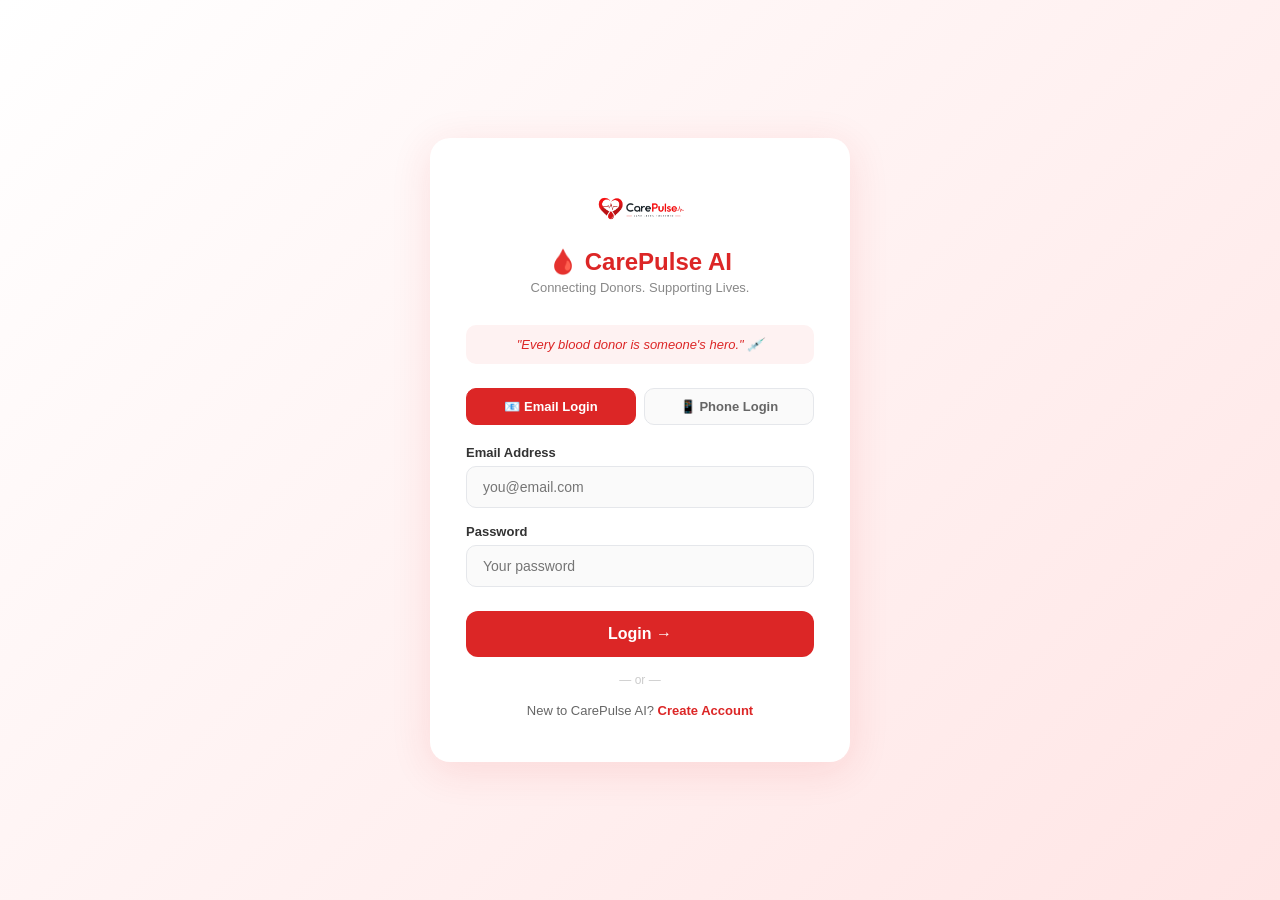
<file: frontend/symptom.html>
<!DOCTYPE html>
<html lang="en">
<head>
  <meta charset="UTF-8">
  <meta name="viewport" content="width=device-width, initial-scale=1.0">
  <title>CarePulse AI — Health Assistant</title>
  <link rel="stylesheet" href="css/style.css">
  <link rel="icon" href="assets/logo.png">
  <style>
    /* ── FULL-PAGE CHAT LAYOUT ── */
    body { background: #f7f8fc; }
    .chat-page { display: flex; height: 100vh; overflow: hidden; }

    /* Sidebar unchanged — inherited from style.css */

    /* Main chat area */
    .chat-main {
      flex: 1;
      display: flex;
      flex-direction: column;
      height: 100vh;
      overflow: hidden;
      background: #f7f8fc;
    }

    /* Top bar */
    .chat-topbar {
      display: flex;
      align-items: center;
      gap: 14px;
      padding: 16px 28px;
      background: #fff;
      border-bottom: 1px solid #f0f0f0;
      flex-shrink: 0;
    }
    .chat-ai-icon {
      width: 42px; height: 42px;
      background: linear-gradient(135deg, #e53935, #b71c1c);
      border-radius: 12px;
      display: flex; align-items: center; justify-content: center;
      font-size: 20px; flex-shrink: 0;
    }
    .chat-ai-name { font-size: 16px; font-weight: 700; color: #1a1a2e; }
    .chat-ai-status {
      font-size: 12px; color: #22c55e;
      display: flex; align-items: center; gap: 5px;
    }
    .chat-ai-status::before {
      content: ""; width: 7px; height: 7px;
      background: #22c55e; border-radius: 50%; display: inline-block;
    }
    .chat-topbar-actions { margin-left: auto; display: flex; gap: 8px; }
    .chat-topbar-btn {
      padding: 7px 14px; border-radius: 8px;
      border: 1px solid #e8e8e8; background: #fafafa;
      font-size: 12px; color: #555; cursor: pointer;
      font-family: inherit; transition: all 0.2s;
    }
    .chat-topbar-btn:hover { background: #fff0f0; border-color: #e53935; color: #e53935; }

    /* Disclaimer */
    .chat-disclaimer {
      background: #fff8e1;
      border-bottom: 1px solid #ffe082;
      padding: 8px 28px;
      font-size: 12px;
      color: #795548;
      flex-shrink: 0;
    }

    /* Messages scroll area */
    .chat-messages {
      flex: 1;
      overflow-y: auto;
      padding: 24px 28px;
      display: flex;
      flex-direction: column;
      gap: 20px;
      scroll-behavior: smooth;
    }
    .chat-messages::-webkit-scrollbar { width: 6px; }
    .chat-messages::-webkit-scrollbar-track { background: transparent; }
    .chat-messages::-webkit-scrollbar-thumb { background: #ddd; border-radius: 3px; }

    /* Message rows */
    .msg-row { display: flex; gap: 12px; max-width: 780px; }
    .msg-row.user { flex-direction: row-reverse; margin-left: auto; max-width: 70%; }

    /* Avatars */
    .msg-icon {
      width: 36px; height: 36px; border-radius: 10px;
      display: flex; align-items: center; justify-content: center;
      font-size: 16px; flex-shrink: 0; margin-top: 2px;
    }
    .msg-row.ai .msg-icon {
      background: linear-gradient(135deg, #e53935, #b71c1c);
    }
    .msg-row.user .msg-icon {
      background: #e8e8e8;
    }

    /* Bubbles */
    .msg-body { display: flex; flex-direction: column; gap: 4px; min-width: 0; }
    .msg-bubble {
      padding: 14px 18px;
      border-radius: 16px;
      font-size: 14px;
      line-height: 1.7;
      word-break: break-word;
    }
    .msg-row.ai .msg-bubble {
      background: #fff;
      color: #1a1a2e;
      border-bottom-left-radius: 4px;
      box-shadow: 0 1px 4px rgba(0,0,0,0.08);
    }
    .msg-row.user .msg-bubble {
      background: linear-gradient(135deg, #e53935, #c62828);
      color: #fff;
      border-bottom-right-radius: 4px;
    }
    .msg-time { font-size: 11px; color: #aaa; padding: 0 4px; }
    .msg-row.user .msg-time { text-align: right; }

    /* Markdown-like formatting */
    .msg-bubble strong { font-weight: 700; }
    .msg-bubble ul { margin: 8px 0; padding-left: 18px; }
    .msg-bubble li { margin: 4px 0; }

    /* Typing indicator */
    .typing-bubble {
      background: #fff;
      padding: 14px 20px;
      border-radius: 16px;
      border-bottom-left-radius: 4px;
      box-shadow: 0 1px 4px rgba(0,0,0,0.08);
      display: flex; gap: 5px; align-items: center;
    }
    .typing-dot {
      width: 8px; height: 8px;
      background: #ccc; border-radius: 50%;
      animation: typingBounce 1.2s infinite;
    }
    .typing-dot:nth-child(2) { animation-delay: 0.2s; }
    .typing-dot:nth-child(3) { animation-delay: 0.4s; }
    @keyframes typingBounce {
      0%, 80%, 100% { transform: translateY(0); background: #ccc; }
      40% { transform: translateY(-6px); background: #e53935; }
    }

    /* Quick prompts */
    .quick-prompts {
      display: flex; flex-wrap: wrap; gap: 8px;
      padding: 0 0 4px 48px;
    }
    .qp-btn {
      padding: 7px 14px; border-radius: 20px;
      border: 1.5px solid #e8e8e8;
      background: #fff; color: #555;
      font-size: 12px; cursor: pointer;
      font-family: inherit; transition: all 0.2s;
      white-space: nowrap;
    }
    .qp-btn:hover { border-color: #e53935; color: #e53935; background: #fff5f5; }

    /* Input bar */
    .chat-input-area {
      padding: 16px 28px 20px;
      background: #fff;
      border-top: 1px solid #f0f0f0;
      flex-shrink: 0;
    }
    .chat-input-box {
      display: flex;
      align-items: flex-end;
      gap: 10px;
      background: #f7f8fc;
      border: 1.5px solid #e8e8e8;
      border-radius: 14px;
      padding: 10px 14px;
      transition: border-color 0.2s;
    }
    .chat-input-box:focus-within { border-color: #e53935; background: #fff; }
    .chat-textarea {
      flex: 1;
      border: none; background: transparent;
      font-size: 14px; font-family: inherit;
      color: #1a1a2e; resize: none;
      max-height: 120px; min-height: 22px;
      outline: none; line-height: 1.5;
    }
    .chat-textarea::placeholder { color: #aaa; }
    .input-actions { display: flex; gap: 6px; align-items: center; flex-shrink: 0; }
    .voice-btn-new {
      width: 34px; height: 34px; border-radius: 8px;
      border: 1px solid #e8e8e8; background: #fff;
      display: flex; align-items: center; justify-content: center;
      cursor: pointer; font-size: 15px; transition: all 0.2s;
    }
    .voice-btn-new:hover { background: #fff5f5; border-color: #e53935; }
    .voice-btn-new.recording { background: #e53935; border-color: #e53935; animation: pulse 1s infinite; }
    .send-btn-new {
      width: 36px; height: 36px; border-radius: 10px;
      background: linear-gradient(135deg, #e53935, #c62828);
      border: none; cursor: pointer;
      display: flex; align-items: center; justify-content: center;
      transition: all 0.2s; flex-shrink: 0;
    }
    .send-btn-new:hover { transform: scale(1.05); box-shadow: 0 3px 10px rgba(229,57,53,0.35); }
    .send-btn-new:disabled { opacity: 0.5; cursor: not-allowed; transform: none; }
    .send-btn-new svg { fill: #fff; }
    .input-hint {
      font-size: 11px; color: #bbb; margin-top: 6px;
      text-align: center; letter-spacing: 0.2px;
    }

    /* Responsive */
    @media (max-width: 768px) {
      .chat-messages { padding: 16px; }
      .chat-input-area { padding: 12px 16px 16px; }
      .chat-topbar { padding: 12px 16px; }
      .chat-disclaimer { padding: 7px 16px; }
      .msg-row { max-width: 100%; }
      .msg-row.user { max-width: 85%; }
      .quick-prompts { padding-left: 0; }
    }
  </style>
</head>
<body>

<aside class="sidebar">
  <div class="sidebar-logo">
    <img src="assets/logo.png" alt="CarePulse AI">
    <span class="sidebar-logo-text">Care<span>Pulse</span></span>
  </div>
  <nav class="sidebar-nav">
    <button class="nav-item" onclick="location.href='dashboard.html'">Dashboard</button>
    <button class="nav-item" onclick="location.href='request.html'">Blood Requests</button>
    <button class="nav-item" onclick="location.href='donor-portal.html'">Donor Portal</button>
    <button class="nav-item" onclick="location.href='hospitals.html'">Hospitals</button>
    <button class="nav-item active" onclick="location.href='symptom.html'">AI Symptom Checker</button>
    <button class="nav-item" onclick="location.href='profile.html'">Profile</button>
    <button class="nav-item" onclick="logout()">Logout</button>
  </nav>
  <div class="sidebar-donate-card">
    <h4>Health Tips</h4>
    <p>Stay hydrated and eat iron-rich foods before donating blood.</p>
    <button class="sidebar-donate-btn" onclick="clearChat()">New Chat</button>
  </div>
</aside>

<div class="main-content" style="padding:0;display:flex;flex-direction:column;height:100vh;overflow:hidden;">

  <!-- TOP BAR -->
  <div class="chat-topbar">
    <div class="chat-ai-icon">
      <svg width="20" height="20" viewBox="0 0 24 24" fill="none" stroke="#fff" stroke-width="2"><path d="M9 3H5a2 2 0 0 0-2 2v4m6-6h10a2 2 0 0 1 2 2v4M9 3v18m0 0h10a2 2 0 0 0 2-2V9M9 21H5a2 2 0 0 1-2-2V9m0 0h18"/></svg>
    </div>
    <div>
      <div class="chat-ai-name">CarePulse Health Assistant</div>
      <div class="chat-ai-status">Online — Ready to help</div>
    </div>
    <div class="chat-topbar-actions">
      <button class="chat-topbar-btn" onclick="clearChat()">New Chat</button>
    </div>
  </div>

  <!-- DISCLAIMER -->
  <div class="chat-disclaimer">
    CarePulse AI is not a replacement for professional medical advice. Always consult a qualified doctor for diagnosis and treatment.
  </div>

  <!-- MESSAGES -->
  <div class="chat-messages" id="chat-messages">
    <div class="msg-row ai" id="welcome-msg">
      <div class="msg-icon">
        <svg width="18" height="18" viewBox="0 0 24 24" fill="none" stroke="#fff" stroke-width="2"><circle cx="12" cy="12" r="10"/><path d="M12 8v4l3 3"/></svg>
      </div>
      <div class="msg-body">
        <div class="msg-bubble">
          Hello! I'm the CarePulse AI Health Assistant.<br><br>
          I can help you with:<br>
          <strong>Physical symptoms</strong> — fever, pain, headache, and more<br>
          <strong>Mental wellness</strong> — stress, anxiety, sleep issues<br>
          <strong>Blood donation</strong> — eligibility, process, and tips<br><br>
          How are you feeling today? Describe your symptoms and I'll help.
        </div>
        <div class="msg-time">Now</div>
      </div>
    </div>

    <div class="quick-prompts" id="quick-prompts">
      <button class="qp-btn" onclick="sendQuick('I have fever and headache since yesterday')">Fever &amp; Headache</button>
      <button class="qp-btn" onclick="sendQuick('I am feeling stressed and anxious')">Stress &amp; Anxiety</button>
      <button class="qp-btn" onclick="sendQuick('I have chest pain and shortness of breath')">Chest Pain</button>
      <button class="qp-btn" onclick="sendQuick('Am I eligible to donate blood?')">Donate Blood?</button>
      <button class="qp-btn" onclick="sendQuick('I have been having trouble sleeping')">Sleep Issues</button>
    </div>
  </div>

  <!-- INPUT AREA -->
  <div class="chat-input-area">
    <div class="chat-input-box">
      <textarea class="chat-textarea" id="chat-input" placeholder="Describe your symptoms or ask a health question..." rows="1"
        onkeydown="handleKey(event)" oninput="autoResize(this)"></textarea>
      <div class="input-actions">
        <button class="voice-btn-new" id="voice-btn" onclick="toggleVoice()" title="Voice input">
          <svg width="15" height="15" viewBox="0 0 24 24" fill="none" stroke="currentColor" stroke-width="2"><path d="M12 1a3 3 0 0 0-3 3v8a3 3 0 0 0 6 0V4a3 3 0 0 0-3-3z"/><path d="M19 10v2a7 7 0 0 1-14 0v-2"/><line x1="12" y1="19" x2="12" y2="23"/><line x1="8" y1="23" x2="16" y2="23"/></svg>
        </button>
        <button class="send-btn-new" id="send-btn" onclick="sendMessage()">
          <svg width="16" height="16" viewBox="0 0 24 24"><path d="M22 2L11 13"/><path d="M22 2L15 22l-4-9-9-4 20-7z" fill="#fff"/></svg>
        </button>
      </div>
    </div>
    <div class="input-hint">CarePulse AI · Not a medical diagnosis</div>
  </div>

</div>

<!-- BOTTOM NAV -->
<nav class="bottom-nav">
  <div class="bottom-nav-inner">
    <button class="bnav-item" onclick="location.href='dashboard.html'">Home</button>
    <button class="bnav-item" onclick="location.href='donor-portal.html'">Donors</button>
    <button class="bnav-item bnav-sos" onclick="location.href='request.html'">SOS</button>
    <button class="bnav-item active" onclick="location.href='symptom.html'">AI Chat</button>
    <button class="bnav-item" onclick="location.href='profile.html'">Profile</button>
  </div>
</nav>

<script src="js/app.js"></script>
<script>
let chatHistory = [];
let isRecording = false;
let recognition = null;
let isSending = false;

document.addEventListener("DOMContentLoaded", () => {
  requireAuth();
  setupSpeech();
});

function autoResize(el) {
  el.style.height = 'auto';
  el.style.height = Math.min(el.scrollHeight, 120) + 'px';
}

function handleKey(e) {
  if (e.key === 'Enter' && !e.shiftKey) {
    e.preventDefault();
    sendMessage();
  }
}

function sendQuick(text) {
  document.getElementById('chat-input').value = text;
  // hide quick prompts after first use
  document.getElementById('quick-prompts').style.display = 'none';
  sendMessage();
}

async function sendMessage() {
  if (isSending) return;
  const input = document.getElementById('chat-input');
  const text = input.value.trim();
  if (!text) return;

  isSending = true;
  document.getElementById('send-btn').disabled = true;
  input.value = '';
  input.style.height = 'auto';
  document.getElementById('quick-prompts').style.display = 'none';

  appendMsg('user', text);
  chatHistory.push({ role: 'user', content: text });

  showTyping();
  const { ok, data } = await apiCall('/ai/chat', 'POST', {
    message: text,
    history: chatHistory.slice(-8)
  });
  hideTyping();

  const reply = ok ? data.response : "I'm having trouble connecting right now. Please try again.";
  appendMsg('ai', formatResponse(reply));
  chatHistory.push({ role: 'model', content: reply });

  isSending = false;
  document.getElementById('send-btn').disabled = false;
  input.focus();
}

function formatResponse(text) {
  // Convert **bold** to <strong>
  text = text.replace(/\*\*(.*?)\*\*/g, '<strong>$1</strong>');
  // Convert *italic*
  text = text.replace(/\*(.*?)\*/g, '<em>$1</em>');
  // Convert bullet lines starting with - or •
  text = text.replace(/^[-•]\s+(.+)$/gm, '<li>$1</li>');
  text = text.replace(/(<li>.*<\/li>)/gs, '<ul>$1</ul>');
  // Convert newlines to <br>
  text = text.replace(/\n/g, '<br>');
  return text;
}

function appendMsg(role, html) {
  const container = document.getElementById('chat-messages');
  const now = new Date().toLocaleTimeString([], { hour: '2-digit', minute: '2-digit' });
  const isUser = role === 'user';
  const div = document.createElement('div');
  div.className = `msg-row ${role}`;
  div.innerHTML = `
    <div class="msg-icon">
      ${isUser
        ? '<svg width="15" height="15" viewBox="0 0 24 24" fill="none" stroke="#555" stroke-width="2"><path d="M20 21v-2a4 4 0 0 0-4-4H8a4 4 0 0 0-4 4v2"/><circle cx="12" cy="7" r="4"/></svg>'
        : '<svg width="15" height="15" viewBox="0 0 24 24" fill="none" stroke="#fff" stroke-width="2"><circle cx="12" cy="12" r="10"/><path d="M12 8v4l3 3"/></svg>'
      }
    </div>
    <div class="msg-body">
      <div class="msg-bubble">${html}</div>
      <div class="msg-time">${now}</div>
    </div>`;
  container.appendChild(div);
  container.scrollTop = container.scrollHeight;
}

function showTyping() {
  const container = document.getElementById('chat-messages');
  const div = document.createElement('div');
  div.className = 'msg-row ai'; div.id = 'typing-row';
  div.innerHTML = `
    <div class="msg-icon">
      <svg width="15" height="15" viewBox="0 0 24 24" fill="none" stroke="#fff" stroke-width="2"><circle cx="12" cy="12" r="10"/></svg>
    </div>
    <div class="msg-body">
      <div class="typing-bubble">
        <div class="typing-dot"></div>
        <div class="typing-dot"></div>
        <div class="typing-dot"></div>
      </div>
    </div>`;
  container.appendChild(div);
  container.scrollTop = container.scrollHeight;
}

function hideTyping() {
  document.getElementById('typing-row')?.remove();
}

function clearChat() {
  chatHistory = [];
  const container = document.getElementById('chat-messages');
  container.innerHTML = '';
  // Re-add welcome
  const welcome = document.createElement('div');
  welcome.className = 'msg-row ai';
  welcome.innerHTML = `
    <div class="msg-icon"><svg width="15" height="15" viewBox="0 0 24 24" fill="none" stroke="#fff" stroke-width="2"><circle cx="12" cy="12" r="10"/><path d="M12 8v4l3 3"/></svg></div>
    <div class="msg-body">
      <div class="msg-bubble">Chat cleared. How can I help you today?</div>
      <div class="msg-time">Now</div>
    </div>`;
  container.appendChild(welcome);
  // Re-add quick prompts
  const qp = document.createElement('div');
  qp.className = 'quick-prompts'; qp.id = 'quick-prompts';
  qp.innerHTML = `
    <button class="qp-btn" onclick="sendQuick('I have fever and headache since yesterday')">Fever & Headache</button>
    <button class="qp-btn" onclick="sendQuick('I am feeling stressed and anxious')">Stress & Anxiety</button>
    <button class="qp-btn" onclick="sendQuick('I have chest pain')">Chest Pain</button>
    <button class="qp-btn" onclick="sendQuick('Am I eligible to donate blood?')">Donate Blood?</button>`;
  container.appendChild(qp);
}

function setupSpeech() {
  if (!('webkitSpeechRecognition' in window) && !('SpeechRecognition' in window)) return;
  const SR = window.SpeechRecognition || window.webkitSpeechRecognition;
  recognition = new SR();
  recognition.continuous = false;
  recognition.interimResults = false;
  recognition.lang = 'en-IN';
  recognition.onresult = (e) => {
    document.getElementById('chat-input').value = e.results[0][0].transcript;
    stopVoice();
    sendMessage();
  };
  recognition.onerror = () => { stopVoice(); showToast('Voice input failed', 'error'); };
  recognition.onend = () => stopVoice();
}

function toggleVoice() {
  if (isRecording) { stopVoice(); return; }
  if (!recognition) { showToast('Voice not supported in this browser', 'error'); return; }
  isRecording = true;
  const btn = document.getElementById('voice-btn');
  btn.classList.add('recording');
  recognition.start();
  showToast('Listening... Speak now', 'info');
}

function stopVoice() {
  isRecording = false;
  document.getElementById('voice-btn').classList.remove('recording');
  try { recognition?.stop(); } catch {}
}
</script>
</body>
</html>
</file>
<file: frontend/css/style.css>
@import url('https://fonts.googleapis.com/css2?family=Poppins:wght@300;400;500;600;700;800&display=swap');

:root {
  --red: #E53E3E;
  --red-dark: #C53030;
  --red-light: #FED7D7;
  --red-pale: #FFF5F5;
  --white: #FFFFFF;
  --dark: #1A202C;
  --gray-800: #2D3748;
  --gray-600: #4A5568;
  --gray-400: #A0AEC0;
  --gray-200: #E2E8F0;
  --gray-100: #F7FAFC;
  --green: #48BB78;
  --shadow: 0 4px 20px rgba(0,0,0,0.08);
  --shadow-red: 0 4px 20px rgba(229,62,62,0.3);
  --radius: 16px;
  --radius-sm: 10px;
  --transition: all 0.3s ease;
}

*, *::before, *::after { box-sizing: border-box; margin: 0; padding: 0; }
html { scroll-behavior: smooth; }
body { font-family: 'Poppins', sans-serif; background: var(--gray-100); color: var(--dark); min-height: 100vh; }
a { text-decoration: none; color: inherit; }
button { cursor: pointer; font-family: inherit; }
input, select, textarea { font-family: inherit; }

/* ── SIDEBAR ── */
.sidebar {
  position: fixed; left: 0; top: 0; bottom: 0;
  width: 220px; background: var(--white);
  box-shadow: 2px 0 20px rgba(0,0,0,0.06);
  display: flex; flex-direction: column;
  padding: 24px 16px; z-index: 100;
  transition: var(--transition);
}
.sidebar-logo { display: flex; align-items: center; gap: 10px; margin-bottom: 32px; padding: 0 8px; }
.sidebar-logo img { width: 36px; height: 36px; }
.sidebar-logo-text { font-size: 16px; font-weight: 700; color: var(--dark); }
.sidebar-logo-text span { color: var(--red); }

.sidebar-nav { flex: 1; display: flex; flex-direction: column; gap: 4px; }
.nav-item {
  display: flex; align-items: center; gap: 12px;
  padding: 11px 14px; border-radius: var(--radius-sm);
  font-size: 14px; font-weight: 500; color: var(--gray-600);
  transition: var(--transition); cursor: pointer; border: none; background: none;
  width: 100%; text-align: left;
}
.nav-item:hover { background: var(--gray-100); color: var(--dark); }
.nav-item.active { background: var(--red); color: var(--white); }
.nav-item .nav-icon { font-size: 18px; width: 22px; text-align: center; }
.nav-item .nav-badge {
  margin-left: auto; background: var(--red); color: var(--white);
  border-radius: 50px; padding: 2px 7px; font-size: 11px; font-weight: 700;
}
.nav-item.active .nav-badge { background: rgba(255,255,255,0.3); }

.sidebar-donate-card {
  background: linear-gradient(135deg, var(--red-dark), var(--red));
  border-radius: var(--radius); padding: 20px; color: var(--white); margin-top: 16px;
}
.sidebar-donate-card h4 { font-size: 15px; font-weight: 700; margin-bottom: 6px; }
.sidebar-donate-card p { font-size: 12px; opacity: 0.85; margin-bottom: 14px; line-height: 1.5; }
.sidebar-donate-btn {
  width: 100%; padding: 10px; border-radius: 50px;
  background: var(--white); color: var(--red);
  border: none; font-size: 13px; font-weight: 700; cursor: pointer;
  transition: var(--transition);
}
.sidebar-donate-btn:hover { background: var(--red-pale); }

/* ── MAIN CONTENT ── */
.main-content { margin-left: 220px; min-height: 100vh; }

/* ── TOP BAR ── */
.topbar {
  background: var(--white); padding: 16px 28px;
  display: flex; align-items: center; justify-content: space-between;
  box-shadow: 0 2px 10px rgba(0,0,0,0.05); position: sticky; top: 0; z-index: 99;
}
.topbar-left h2 { font-size: 13px; color: var(--gray-400); font-weight: 400; }
.topbar-left h3 { font-size: 20px; font-weight: 700; color: var(--dark); }
.topbar-left .verified-badge {
  display: inline-flex; align-items: center; gap: 4px;
  background: var(--red); color: var(--white);
  padding: 3px 10px; border-radius: 50px; font-size: 11px; font-weight: 600; margin-left: 10px;
}
.topbar-right { display: flex; align-items: center; gap: 16px; }
.topbar-icon-btn {
  position: relative; width: 40px; height: 40px; border-radius: 50%;
  background: var(--gray-100); border: none; display: flex; align-items: center;
  justify-content: center; font-size: 18px; cursor: pointer; transition: var(--transition);
}
.topbar-icon-btn:hover { background: var(--red-pale); }
.topbar-badge {
  position: absolute; top: -2px; right: -2px;
  background: var(--red); color: var(--white);
  width: 18px; height: 18px; border-radius: 50%;
  font-size: 10px; font-weight: 700; display: flex; align-items: center; justify-content: center;
}
.topbar-location {
  display: flex; align-items: center; gap: 6px; cursor: pointer;
  padding: 8px 14px; border-radius: 50px; background: var(--gray-100);
  font-size: 13px; font-weight: 500; color: var(--gray-600);
  border: none; transition: var(--transition);
}
.topbar-location:hover { background: var(--red-pale); color: var(--red); }
.topbar-user { display: flex; align-items: center; gap: 10px; cursor: pointer; }
.topbar-avatar {
  width: 38px; height: 38px; border-radius: 50%;
  background: var(--red-light); display: flex; align-items: center;
  justify-content: center; font-size: 16px; font-weight: 700; color: var(--red);
  overflow: hidden;
}
.topbar-avatar img { width: 100%; height: 100%; object-fit: cover; }

/* ── DASHBOARD GRID ── */
.dashboard-body { padding: 24px 28px; }
.dash-grid { display: grid; grid-template-columns: 1fr 1fr 1fr; gap: 20px; }

/* ── SOS BANNER ── */
.sos-banner {
  grid-column: 1 / 3;
  background: linear-gradient(135deg, var(--red-dark) 0%, var(--red) 60%, #FC8181 100%);
  border-radius: var(--radius); padding: 28px 32px;
  display: flex; align-items: center; gap: 24px;
  color: var(--white); position: relative; overflow: hidden;
  min-height: 160px;
}
.sos-banner::before {
  content: ""; position: absolute; right: -60px; top: -60px;
  width: 240px; height: 240px; border-radius: 50%;
  background: rgba(255,255,255,0.06);
}
.sos-banner::after {
  content: ""; position: absolute; right: 20px; bottom: -40px;
  width: 150px; height: 150px; border-radius: 50%;
  background: rgba(255,255,255,0.04);
}
.sos-heartbeat {
  display: flex; align-items: center; gap: 4px;
  margin-bottom: 8px; opacity: 0.7;
}
.sos-heartbeat span { font-size: 22px; }
.sos-info { flex: 1; }
.sos-info h3 { font-size: 22px; font-weight: 700; margin-bottom: 8px; }
.sos-info p { font-size: 14px; opacity: 0.85; max-width: 300px; line-height: 1.5; }
.sos-center { display: flex; align-items: center; gap: 20px; z-index: 1; }
.sos-loc-card {
  background: rgba(255,255,255,0.15); border-radius: var(--radius);
  padding: 14px 18px; backdrop-filter: blur(10px); min-width: 140px;
}
.sos-loc-label { font-size: 11px; opacity: 0.7; margin-bottom: 4px; display: flex; align-items: center; gap: 4px; }
.sos-loc-val { font-size: 15px; font-weight: 600; }
.sos-loc-acc { display: flex; align-items: center; gap: 4px; font-size: 11px; margin-top: 4px; opacity: 0.8; }
.sos-loc-dot { width: 7px; height: 7px; border-radius: 50%; background: #68D391; }

.sos-btn-wrap { display: flex; flex-direction: column; align-items: center; gap: 8px; z-index: 1; }
.sos-big-btn {
  width: 96px; height: 96px; border-radius: 50%;
  background: var(--white); border: none; cursor: pointer;
  display: flex; flex-direction: column; align-items: center; justify-content: center;
  gap: 2px; box-shadow: 0 0 0 10px rgba(255,255,255,0.15);
  animation: pulse-sos 2s infinite; transition: var(--transition);
}
.sos-big-btn:hover { transform: scale(1.08); }
.sos-big-btn .sos-text { font-size: 20px; font-weight: 800; color: var(--red); }
.sos-big-btn .sos-sub { font-size: 10px; color: var(--gray-600); }
.sos-big-btn .sos-icon { font-size: 16px; }
@keyframes pulse-sos {
  0%,100% { box-shadow: 0 0 0 10px rgba(255,255,255,0.15); }
  50% { box-shadow: 0 0 0 20px rgba(255,255,255,0.05); }
}

/* ── AI CHECKER CARD ── */
.ai-checker-card {
  background: var(--white); border-radius: var(--radius);
  padding: 24px; box-shadow: var(--shadow);
  display: flex; flex-direction: column;
}
.ai-checker-header { display: flex; align-items: center; gap: 8px; margin-bottom: 12px; }
.ai-badge {
  background: var(--red); color: var(--white);
  padding: 3px 8px; border-radius: 6px; font-size: 11px; font-weight: 700;
}
.ai-checker-card h3 { font-size: 16px; font-weight: 700; color: var(--dark); }
.ai-checker-card p { font-size: 13px; color: var(--gray-400); line-height: 1.5; flex: 1; }
.ai-checker-footer { display: flex; align-items: center; justify-content: space-between; margin-top: 16px; }
.ai-check-btn {
  display: flex; align-items: center; gap: 6px;
  padding: 10px 18px; background: var(--red); color: var(--white);
  border: none; border-radius: 50px; font-size: 13px; font-weight: 600;
  cursor: pointer; transition: var(--transition);
}
.ai-check-btn:hover { background: var(--red-dark); transform: translateY(-1px); }
.ai-robot { font-size: 52px; }

/* ── CARD BASE ── */
.dash-card { background: var(--white); border-radius: var(--radius); padding: 20px; box-shadow: var(--shadow); }
.dash-card-header { display: flex; align-items: center; justify-content: space-between; margin-bottom: 16px; }
.dash-card-title { font-size: 16px; font-weight: 600; color: var(--dark); }
.dash-card-link { font-size: 13px; color: var(--red); font-weight: 500; cursor: pointer; }
.dash-card-link:hover { text-decoration: underline; }

/* ── DONOR MATCH CARDS ── */
.donor-match-grid { display: grid; grid-template-columns: 1fr 1fr; gap: 12px; }
.donor-match-item {
  border: 1.5px solid var(--gray-200); border-radius: var(--radius-sm);
  padding: 14px; transition: var(--transition);
}
.donor-match-item:hover { border-color: var(--red-light); background: var(--red-pale); }
.donor-match-top { display: flex; align-items: center; gap: 10px; margin-bottom: 10px; }
.donor-avatar {
  width: 42px; height: 42px; border-radius: 50%; overflow: hidden;
  background: var(--red-light); display: flex; align-items: center;
  justify-content: center; font-size: 18px; font-weight: 700; color: var(--red); flex-shrink: 0;
}
.donor-avatar img { width: 100%; height: 100%; object-fit: cover; }
.donor-match-name { font-size: 14px; font-weight: 600; color: var(--dark); }
.donor-bg-tag {
  display: inline-block; background: var(--red-light); color: var(--red);
  padding: 2px 8px; border-radius: 50px; font-size: 11px; font-weight: 700; margin-top: 2px;
}
.top-match-tag {
  margin-left: auto; background: var(--red); color: var(--white);
  padding: 2px 8px; border-radius: 50px; font-size: 10px; font-weight: 700;
}
.donor-meta { font-size: 12px; color: var(--gray-400); margin-bottom: 2px; }
.donor-match-footer { display: flex; align-items: center; justify-content: space-between; margin-top: 10px; }
.match-pct { font-size: 13px; font-weight: 700; color: var(--green); }
.req-btn {
  padding: 7px 16px; background: var(--red); color: var(--white);
  border: none; border-radius: 50px; font-size: 12px; font-weight: 600;
  cursor: pointer; transition: var(--transition);
}
.req-btn:hover { background: var(--red-dark); }

/* ── BLOOD REQUESTS ── */
.request-list { display: flex; flex-direction: column; gap: 10px; }
.request-item {
  display: flex; align-items: center; gap: 12px;
  padding: 12px; background: var(--gray-100);
  border-radius: var(--radius-sm); transition: var(--transition); cursor: pointer;
}
.request-item:hover { background: var(--red-pale); }
.blood-icon { font-size: 24px; flex-shrink: 0; }
.req-info { flex: 1; }
.req-blood { font-size: 15px; font-weight: 700; color: var(--dark); }
.req-hospital { font-size: 12px; color: var(--gray-400); }
.req-right { text-align: right; }
.req-dist { font-size: 12px; font-weight: 600; color: var(--gray-600); }
.req-time { font-size: 11px; color: var(--gray-400); }
.urgency-tag {
  display: inline-block; padding: 2px 8px; border-radius: 50px;
  font-size: 10px; font-weight: 700; text-transform: uppercase;
}
.urgent { background: var(--red); color: var(--white); }
.high-priority { background: #FEFCBF; color: #744210; }
.normal-tag { background: #C6F6D5; color: #276749; }

/* ── IMPACT CARD ── */
.impact-stats { display: grid; grid-template-columns: repeat(3, 1fr); gap: 8px; margin-bottom: 14px; }
.impact-stat { text-align: center; }
.impact-icon { font-size: 24px; margin-bottom: 4px; }
.impact-num { font-size: 22px; font-weight: 800; color: var(--red); }
.impact-label { font-size: 11px; color: var(--gray-400); }
.impact-msg {
  display: flex; align-items: center; justify-content: space-between;
  background: var(--gray-100); border-radius: var(--radius-sm); padding: 10px 14px;
  font-size: 13px; color: var(--gray-600);
}

/* ── MAP CARD ── */
.map-preview {
  width: 100%; height: 160px; border-radius: var(--radius-sm);
  background: #f0f0f0; overflow: hidden; position: relative;
}
.map-preview iframe { width: 100%; height: 100%; border: none; }
.map-overlay {
  position: absolute; bottom: 10px; left: 10px;
  background: var(--white); border-radius: 50px;
  padding: 6px 12px; font-size: 12px; font-weight: 600;
  box-shadow: var(--shadow); display: flex; align-items: center; gap: 6px;
}
.map-dot { width: 8px; height: 8px; border-radius: 50%; background: var(--green); }

/* ── HOSPITALS ── */
.hospital-list { display: flex; flex-direction: column; gap: 10px; }
.hospital-item {
  display: flex; align-items: center; gap: 12px;
  padding: 10px; background: var(--gray-100); border-radius: var(--radius-sm);
  transition: var(--transition);
}
.hospital-item:hover { background: var(--red-pale); }
.hospital-img {
  width: 48px; height: 48px; border-radius: var(--radius-sm);
  background: var(--gray-200); overflow: hidden; flex-shrink: 0;
  display: flex; align-items: center; justify-content: center; font-size: 22px;
}
.hospital-img img { width: 100%; height: 100%; object-fit: cover; }
.hospital-info { flex: 1; }
.hospital-name { font-size: 14px; font-weight: 600; color: var(--dark); }
.hospital-addr { font-size: 12px; color: var(--gray-400); }
.hospital-status { font-size: 11px; }
.open { color: var(--green); font-weight: 600; }
.closed-status { color: var(--red); font-weight: 600; }
.call-btn {
  width: 36px; height: 36px; border-radius: 50%; background: var(--green);
  color: var(--white); border: none; display: flex; align-items: center;
  justify-content: center; font-size: 16px; cursor: pointer; transition: var(--transition); flex-shrink: 0;
}
.call-btn:hover { transform: scale(1.1); background: #38A169; }

/* ── QUOTE BANNER ── */
.quote-banner {
  grid-column: 1 / -1;
  background: linear-gradient(135deg, var(--dark), var(--gray-800));
  border-radius: var(--radius); padding: 22px 28px;
  display: flex; align-items: center; justify-content: space-between; gap: 20px;
  color: var(--white);
}
.quote-text { font-size: 15px; font-style: italic; opacity: 0.9; }
.quote-cta {
  padding: 10px 24px; background: var(--red); color: var(--white);
  border: none; border-radius: 50px; font-size: 14px; font-weight: 600;
  cursor: pointer; transition: var(--transition); white-space: nowrap;
}
.quote-cta:hover { background: var(--red-dark); transform: translateY(-1px); }

/* ── LANDING PAGE ── */
.landing { min-height: 100vh; background: var(--white); }
.hero {
  background: linear-gradient(135deg, var(--red-dark) 0%, var(--red) 60%, #FC8181 100%);
  padding: 120px 40px 80px; text-align: center; color: var(--white);
  position: relative; overflow: hidden;
}
.hero::before {
  content: ""; position: absolute; top: -100px; right: -100px;
  width: 400px; height: 400px; border-radius: 50%;
  background: rgba(255,255,255,0.05);
}
.hero::after {
  content: ""; position: absolute; bottom: -80px; left: -80px;
  width: 300px; height: 300px; border-radius: 50%;
  background: rgba(255,255,255,0.04);
}
.hero-logo { width: 80px; margin-bottom: 20px; filter: brightness(0) invert(1); }
.hero h1 { font-size: 52px; font-weight: 800; margin-bottom: 8px; }
.hero h1 span { color: #FEFCBF; }
.hero-tagline { font-size: 18px; opacity: 0.9; margin-bottom: 32px; }
.hero-description { font-size: 15px; opacity: 0.8; margin-bottom: 28px; max-width: 500px; margin-left: auto; margin-right: auto; }
.hero-btns { display: flex; gap: 16px; justify-content: center; flex-wrap: wrap; margin-bottom: 48px; }
.hero-btn-primary {
  padding: 14px 36px; background: var(--white); color: var(--red);
  border: none; border-radius: 50px; font-size: 16px; font-weight: 700;
  cursor: pointer; transition: var(--transition);
}
.hero-btn-primary:hover { transform: translateY(-3px); box-shadow: 0 10px 30px rgba(0,0,0,0.2); }
.hero-btn-outline {
  padding: 14px 36px; background: transparent; color: var(--white);
  border: 2px solid rgba(255,255,255,0.6); border-radius: 50px;
  font-size: 16px; font-weight: 700; cursor: pointer; transition: var(--transition);
}
.hero-btn-outline:hover { background: rgba(255,255,255,0.15); }
.hero-stats { display: flex; gap: 24px; justify-content: center; flex-wrap: wrap; }
.hero-stat {
  background: rgba(255,255,255,0.15); border-radius: var(--radius);
  padding: 20px 28px; backdrop-filter: blur(10px); -webkit-backdrop-filter: blur(10px); text-align: center;
  min-width: 140px;
}
.hero-stat .num { font-size: 28px; font-weight: 800; }
.hero-stat .lbl { font-size: 12px; opacity: 0.8; margin-top: 4px; }
.features { padding: 60px 40px; max-width: 1100px; margin: 0 auto; }
.features h2 { font-size: 32px; font-weight: 800; text-align: center; margin-bottom: 8px; color: var(--dark); }
.features-sub { text-align: center; color: var(--gray-400); margin-bottom: 40px; font-size: 15px; }
.features-grid { display: grid; grid-template-columns: repeat(3,1fr); gap: 24px; }
.feature-card {
  background: var(--white); border-radius: var(--radius); padding: 28px;
  box-shadow: var(--shadow); text-align: center; transition: var(--transition);
  border-top: 4px solid transparent;
}
.feature-card:hover { transform: translateY(-4px); border-top-color: var(--red); box-shadow: var(--shadow-red); }
.feature-icon { font-size: 48px; margin-bottom: 16px; }
.feature-title { font-size: 18px; font-weight: 700; color: var(--dark); margin-bottom: 8px; }
.feature-desc { font-size: 14px; color: var(--gray-400); line-height: 1.6; }
.how-it-works { background: var(--gray-100); padding: 60px 40px; }
.how-it-works h2 { font-size: 32px; font-weight: 800; text-align: center; margin-bottom: 8px; color: var(--dark); }
.how-sub { text-align: center; color: var(--gray-400); margin-bottom: 40px; }
.steps { display: flex; justify-content: center; gap: 0; max-width: 900px; margin: 0 auto; flex-wrap: wrap; }
.step { text-align: center; flex: 1; min-width: 150px; position: relative; padding: 0 20px; }
.step::after {
  content: "→"; position: absolute; right: -10px; top: 24px;
  font-size: 24px; color: var(--gray-400);
}
.step:last-child::after { display: none; }
.step-num {
  width: 52px; height: 52px; border-radius: 50%; background: var(--red);
  color: var(--white); font-size: 20px; font-weight: 800;
  display: flex; align-items: center; justify-content: center;
  margin: 0 auto 12px;
}
.step-title { font-size: 14px; font-weight: 700; color: var(--dark); margin-bottom: 6px; }
.step-desc { font-size: 12px; color: var(--gray-400); line-height: 1.5; }
.quotes { padding: 60px 40px; max-width: 900px; margin: 0 auto; text-align: center; }
.quotes h2 { font-size: 32px; font-weight: 800; margin-bottom: 40px; color: var(--dark); }
.quote-cards { display: grid; grid-template-columns: repeat(3,1fr); gap: 20px; }
.quote-card {
  background: var(--white); border-radius: var(--radius); padding: 24px;
  box-shadow: var(--shadow); border-left: 4px solid var(--red);
  text-align: left;
}
.quote-text { font-size: 14px; color: var(--gray-600); font-style: italic; line-height: 1.6; margin-bottom: 12px; }
.quote-author { font-size: 13px; font-weight: 600; color: var(--red); }
.cta {
  background: linear-gradient(135deg, var(--dark), var(--gray-800));
  padding: 60px 40px; text-align: center; color: var(--white);
}
.cta h2 { font-size: 32px; font-weight: 800; margin-bottom: 12px; }
.cta p { font-size: 16px; opacity: 0.8; margin-bottom: 32px; }
.cta-btn {
  padding: 16px 48px; background: var(--red); color: var(--white);
  border: none; border-radius: 50px; font-size: 18px; font-weight: 700;
  cursor: pointer; transition: var(--transition);
}
.cta-btn:hover { background: var(--red-dark); transform: translateY(-3px); box-shadow: var(--shadow-red); }
.footer {
  background: var(--dark); color: var(--white); padding: 24px 40px;
  text-align: center; font-size: 13px; opacity: 0.8;
}
.land-nav {
  position: fixed; top: 0; left: 0; right: 0; z-index: 1000;
  background: rgba(255,255,255,0.95); backdrop-filter: blur(10px); -webkit-backdrop-filter: blur(10px);
  padding: 16px 40px; display: flex; align-items: center; justify-content: space-between;
  box-shadow: 0 2px 20px rgba(0,0,0,0.08);
}
.land-nav-logo { display: flex; align-items: center; gap: 10px; }
.land-nav-logo img { width: 36px; }
.land-nav-logo span { font-size: 18px; font-weight: 700; color: var(--dark); }
.land-nav-logo span b { color: var(--red); }
.land-nav-btns { display: flex; gap: 12px; }
.land-login-btn {
  padding: 9px 22px; border-radius: 50px; border: 2px solid var(--red);
  background: transparent; color: var(--red); font-size: 14px; font-weight: 600;
  cursor: pointer; transition: var(--transition);
}
.land-login-btn:hover { background: var(--red); color: var(--white); }
.land-register-btn {
  padding: 9px 22px; border-radius: 50px; border: none;
  background: var(--red); color: var(--white); font-size: 14px; font-weight: 600;
  cursor: pointer; transition: var(--transition);
}
.land-register-btn:hover { background: var(--red-dark); }
.hidden { display: none !important; }
.text-center { text-align: center; }
.text-right { text-align: right; }
.flex { display: flex; }
.flex-between { display: flex; align-items: center; justify-content: space-between; }
.flex-col { display: flex; flex-direction: column; }
.flex-grow { flex: 1; }
.grid-2 { display: grid; grid-template-columns: 1fr 1fr; gap: 12px; }
.grid-2-1_4 { display: grid; grid-template-columns: 1fr 1.4fr; gap: 20px; }
.gap-12 { gap: 12px; }
.mb-16 { margin-bottom: 16px; }
.mt-20 { margin-top: 20px; }
.p-14 { padding: 14px; }
.p-16 { padding: 16px; }
.p-20 { padding: 20px; }
.p-24 { padding: 24px; }
.rounded-10 { border-radius: 10px; }
.bg-gray-100 { background: var(--gray-100); }
.bg-red-pale { background: var(--red-pale); }
.bg-green-pale { background: #F0FFF4; }
.stat-card { text-align: center; padding: 16px; border-radius: 10px; }
.stat-card-red { background: var(--red-pale); }
.stat-card-green { background: #F0FFF4; }
.status-card { background: var(--gray-100); border-radius: 10px; padding: 16px; }
.status-heading { font-size: 15px; font-weight: 600; color: var(--dark); }
.status-note { font-size: 12px; color: var(--gray-400); margin-top: 2px; }
.status-divider { margin-top: 20px; border-top: 1px solid var(--gray-200); padding-top: 16px; }
.section-note { font-size: 13px; color: var(--gray-400); margin-bottom: 16px; }
.verify-status-box { padding: 12px 16px; border-radius: 10px; margin-bottom: 16px; font-size: 13px; font-weight: 600; background: #fff8e1; color: #f39c12; border: 1.5px solid #f39c12; }
.upload-zone { border: 2px dashed var(--gray-200); border-radius: 12px; padding: 24px; text-align: center; margin-bottom: 16px; cursor: pointer; transition: var(--transition); }
.upload-icon { font-size: 40px; margin-bottom: 10px; color: var(--gray-400); }
.doc-preview { display: flex; align-items: center; gap: 10px; margin-bottom: 16px; padding: 12px 16px; background: var(--gray-100); border-radius: 10px; }
.doc-name { font-size: 13px; font-weight: 600; color: var(--dark); }
.btn-lg { font-size: 15px; padding: 14px; }
.note-box { margin-top: 16px; padding: 14px; background: var(--gray-100); border-radius: 10px; }
.note-heading { font-size: 12px; font-weight: 700; color: var(--dark); margin-bottom: 8px; }
.note-detail { font-size: 12px; color: var(--gray-500); line-height: 2; }
.grid-hospital-layout { display: grid; grid-template-columns: 1fr 1.4fr; gap: 20px; }
.hospital-map-card { height: 100%; }
.map-card { width: 100%; height: 450px; border-radius: 12px; background: var(--gray-100); display: flex; align-items: center; justify-content: center; }
.map-empty { text-align: center; color: var(--gray-400); }
.center-message { text-align: center; padding: 40px; color: var(--gray-400); }
.spinner-center { margin: 0 auto 12px; }
.avatar-preview-img { width: 100%; height: 100%; border-radius: 50%; object-fit: cover; display: none; }
.grid-2-gap { display: grid; grid-template-columns: 1fr 1fr; gap: 12px; margin-bottom: 16px; }
.full-width { grid-column: 1 / -1; }
#hero-donations,
#stat-donations,
#stat-lives { font-size: 28px; font-weight: 800; }
#eligibility-status { font-size: 14px; color: var(--green); font-weight: 700; }
#next-date { font-size: 12px; color: var(--gray-400); margin-top: 4px; }

/* ── UTILITY CLASSES ── */
.hero-pt-xl { padding-top: 120px; }
.hero-description { font-size: 15px; opacity: 0.8; margin-bottom: 28px; max-width: 500px; margin-left: auto; margin-right: auto; }
.h-full { height: 100%; }
.grid-3 { display: grid; grid-template-columns: repeat(3, 1fr); gap: 12px; }
.gap-16 { gap: 16px; }
.mb-12 { margin-bottom: 12px; }
.status-bullet {
  width: 8px; height: 8px; border-radius: 50%; display: inline-block; margin-right: 6px;
}
.sos-label { font-size: 11px; font-weight: 800; color: #fff; line-height: 1; }
.gradient-card {
  background: linear-gradient(135deg, var(--red-dark), var(--red));
  border-radius: var(--radius); padding: 24px; color: white; text-align: center;
}
.gradient-card .section-title { font-size: 18px; font-weight: 700; margin-bottom: 8px; }
.gradient-card .section-desc { font-size: 14px; opacity: 0.85; line-height: 1.6; }
.hospital-card {
  border: 1.5px solid var(--gray-200); border-radius: 10px;
  padding: 14px; margin-bottom: 12px; transition: var(--transition); cursor: pointer;
}
.hospital-card-row { display: flex; align-items: center; gap: 12px; }
.hospital-icon {
  width: 48px; height: 48px; border-radius: 10px;
  background: var(--red-pale); display: flex; align-items: center; justify-content: center;
  font-size: 22px; flex-shrink: 0;
}
.hospital-title { font-size: 14px; font-weight: 600; color: var(--dark); }
.hospital-subtext { font-size: 12px; color: var(--gray-400); margin-top: 2px; }
.hospital-meta { font-size: 11px; margin-top: 4px; display: flex; align-items: center; gap: 8px; }
.hospital-action-btn {
  width: 36px; height: 36px; border-radius: 50%; background: var(--green);
  color: white; border: none; display: flex; align-items: center; justify-content: center;
  font-size: 16px; cursor: pointer; flex-shrink: 0;
}
.status-open { color: var(--green); font-weight: 600; }
.status-closed { color: var(--red); font-weight: 600; }
.iframe-full { width: 100%; height: 100%; border: none; border-radius: 12px; }
.location-card { background: var(--gray-100); border-radius: 10px; padding: 12px; margin-bottom: 8px; }
.location-type { font-size: 11px; font-weight: 700; color: var(--red); text-transform: uppercase; }
.location-address { font-size: 13px; color: var(--dark); margin-top: 4px; }
.health-status-card { padding: 12px; border-radius: 10px; border: 1px solid #C6F6D5; background: #F0FFF4; }
.health-status-card.warning { background: var(--red-pale); border-color: var(--red-light); }
.health-status-title { font-size: 14px; font-weight: 700; color: var(--green); }
.health-status-card.warning .health-status-title { color: var(--red); }
.health-status-note { font-size: 12px; color: var(--gray-400); margin-top: 4px; }
.status-row { display: flex; align-items: center; gap: 6px; font-size: 13px; color: var(--gray-600); }
.status-row .status-bullet { background: var(--green); }
.profile-stat-label { font-size: 13px; opacity: 0.8; }
.dash-card .center-message { padding: 20px; }

/* ── DONATE TOGGLE CARD ── */
.toggle-card { display: flex; align-items: center; justify-content: space-between; gap: 16px; }
.toggle-info h4 { font-size: 15px; font-weight: 600; color: var(--dark); }
.toggle-info p { font-size: 12px; color: var(--gray-400); margin-top: 3px; }
.switch { position: relative; width: 52px; height: 28px; flex-shrink: 0; }
.switch input { opacity: 0; width: 0; height: 0; }
.slider {
  position: absolute; inset: 0; background: var(--gray-200);
  border-radius: 50px; cursor: pointer; transition: var(--transition);
}
.slider::before {
  content: ""; position: absolute; width: 22px; height: 22px;
  border-radius: 50%; background: var(--white); top: 3px; left: 3px;
  transition: var(--transition); box-shadow: 0 2px 4px rgba(0,0,0,0.2);
}
.switch input:checked + .slider { background: var(--green); }
.switch input:checked + .slider::before { transform: translateX(24px); }

/* ── BUTTONS ── */
.btn {
  display: inline-flex; align-items: center; justify-content: center; gap: 8px;
  padding: 12px 24px; border-radius: 50px; font-size: 14px; font-weight: 600;
  border: none; transition: var(--transition); cursor: pointer;
}
.btn-primary { background: var(--red); color: var(--white); }
.btn-primary:hover { background: var(--red-dark); transform: translateY(-2px); box-shadow: var(--shadow-red); }
.btn-outline { background: transparent; border: 2px solid var(--red); color: var(--red); }
.btn-outline:hover { background: var(--red); color: var(--white); }
.btn-full { width: 100%; }
.btn-sm { padding: 8px 16px; font-size: 13px; }
.btn-loading { position: relative; color: transparent !important; }
.btn-loading::after {
  content: ""; position: absolute; width: 18px; height: 18px;
  border: 2px solid rgba(255,255,255,0.4); border-top-color: white;
  border-radius: 50%; animation: spin 0.8s linear infinite;
}
@keyframes spin { to { transform: rotate(360deg); } }

/* ── FORMS ── */
.form-group { margin-bottom: 16px; }
.form-label { display: block; font-size: 13px; font-weight: 600; color: var(--gray-800); margin-bottom: 6px; }
.form-label span { color: var(--red); }
.form-input, .form-select, .form-textarea {
  width: 100%; padding: 12px 16px; border: 2px solid var(--gray-200);
  border-radius: var(--radius-sm); font-size: 14px; color: var(--dark);
  background: var(--white); transition: var(--transition); outline: none;
}
.form-input:focus, .form-select:focus, .form-textarea:focus {
  border-color: var(--red); box-shadow: 0 0 0 3px rgba(229,62,62,0.1);
}
.form-input::placeholder { color: var(--gray-400); }
.form-textarea { min-height: 80px; resize: vertical; }
.form-row { display: grid; grid-template-columns: 1fr 1fr; gap: 16px; }

/* ── TOAST ── */
.toast-container { position: fixed; top: 20px; right: 20px; z-index: 9999; display: flex; flex-direction: column; gap: 10px; }
.toast {
  min-width: 280px; padding: 14px 18px; border-radius: var(--radius-sm);
  box-shadow: var(--shadow); font-size: 14px; font-weight: 500;
  animation: slide-in 0.3s ease; display: flex; align-items: center; gap: 10px;
}
.toast-success { background: #F0FFF4; border-left: 4px solid var(--green); color: #276749; }
.toast-error { background: var(--red-pale); border-left: 4px solid var(--red); color: var(--red-dark); }
.toast-info { background: #EBF8FF; border-left: 4px solid #3182CE; color: #2C5282; }
@keyframes slide-in { from { transform: translateX(100px); opacity: 0; } to { transform: translateX(0); opacity: 1; } }

/* ── AUTH PAGE ── */
.auth-page { min-height: 100vh; display: grid; grid-template-columns: 1fr 1fr; }
.auth-left {
  background: linear-gradient(135deg, var(--red-dark) 0%, var(--red) 50%, #FC8181 100%);
  display: flex; flex-direction: column; align-items: center; justify-content: center;
  padding: 48px; color: var(--white); text-align: center;
}
.auth-left-logo { width: 80px; margin-bottom: 24px; filter: brightness(0) invert(1); }
.auth-left h1 { font-size: 34px; font-weight: 800; margin-bottom: 12px; }
.auth-left p { font-size: 16px; opacity: 0.9; line-height: 1.6; margin-bottom: 32px; max-width: 340px; }
.auth-stat-grid { display: grid; grid-template-columns: 1fr 1fr; gap: 16px; width: 100%; max-width: 340px; }
.auth-stat { background: rgba(255,255,255,0.15); border-radius: var(--radius); padding: 20px; backdrop-filter: blur(10px); }
.auth-stat .num { font-size: 28px; font-weight: 800; }
.auth-stat .label { font-size: 12px; opacity: 0.8; margin-top: 4px; }
.auth-quote {
  margin-top: 28px; padding: 18px 24px; max-width: 340px;
  background: rgba(255,255,255,0.1); border-radius: var(--radius);
  border-left: 4px solid rgba(255,255,255,0.5);
  font-style: italic; font-size: 14px; opacity: 0.9; line-height: 1.6;
}
.auth-right {
  display: flex; align-items: center; justify-content: center;
  padding: 40px 48px; background: var(--white); overflow-y: auto;
}
.auth-form-container { width: 100%; max-width: 440px; }
.auth-tabs {
  display: flex; gap: 4px; margin-bottom: 28px;
  background: var(--gray-100); padding: 4px; border-radius: 50px;
}
.auth-tab {
  flex: 1; padding: 10px; border-radius: 50px; border: none;
  font-size: 14px; font-weight: 600; cursor: pointer; transition: var(--transition);
  background: transparent; color: var(--gray-400);
}
.auth-tab.active { background: var(--red); color: var(--white); }
.health-section {
  background: var(--red-pale); border: 1px solid var(--red-light);
  border-radius: var(--radius); padding: 16px; margin-bottom: 16px;
}
.health-title { font-size: 14px; font-weight: 600; color: var(--red-dark); margin-bottom: 10px; }
.health-grid { display: grid; grid-template-columns: 1fr 1fr; gap: 8px; }
.checkbox-item { display: flex; align-items: center; gap: 8px; cursor: pointer; }
.checkbox-item input[type="checkbox"] { accent-color: var(--red); width: 15px; height: 15px; }
.checkbox-item label { font-size: 13px; color: var(--gray-600); cursor: pointer; }
.health-note { font-size: 12px; color: var(--gray-400); margin-top: 10px; font-style: italic; }
.location-item { background: var(--gray-100); border-radius: var(--radius-sm); padding: 12px; margin-bottom: 8px; }
.location-type { font-size: 11px; font-weight: 700; color: var(--red); text-transform: uppercase; margin-bottom: 6px; }
.location-gps-btn {
  display: flex; align-items: center; gap: 6px;
  padding: 8px 12px; border-radius: var(--radius-sm);
  border: 1px dashed var(--red); background: transparent;
  color: var(--red); font-size: 12px; font-weight: 500; cursor: pointer;
  transition: var(--transition); margin-top: 6px;
}
.location-gps-btn:hover { background: var(--red-pale); }

/* ── CHAT PAGE ── */
.chat-wrapper { display: flex; flex-direction: column; height: calc(100vh - 70px); }
.chat-header {
  background: var(--white); padding: 16px 28px;
  display: flex; align-items: center; gap: 12px;
  box-shadow: 0 2px 10px rgba(0,0,0,0.05);
}
.chat-avatar {
  width: 46px; height: 46px; border-radius: 50%;
  background: var(--red); display: flex; align-items: center; justify-content: center; font-size: 22px;
}
.chat-title { font-size: 16px; font-weight: 700; color: var(--dark); }
.chat-online { font-size: 12px; color: var(--green); display: flex; align-items: center; gap: 4px; }
.chat-online::before { content: ""; width: 7px; height: 7px; border-radius: 50%; background: var(--green); display: inline-block; }
.disclaimer-bar {
  background: var(--red-pale); border-bottom: 1px solid var(--red-light);
  padding: 10px 28px; font-size: 12px; color: var(--red-dark); text-align: center;
}
.chat-messages { flex: 1; overflow-y: auto; padding: 20px 28px; display: flex; flex-direction: column; gap: 16px; background: var(--gray-100); }
.chat-msg { display: flex; gap: 10px; max-width: 70%; }
.chat-msg.user { flex-direction: row-reverse; margin-left: auto; }
.msg-avatar {
  width: 32px; height: 32px; border-radius: 50%;
  background: var(--red); display: flex; align-items: center;
  justify-content: center; font-size: 14px; flex-shrink: 0;
}
.chat-msg.user .msg-avatar { background: var(--gray-200); }
.msg-bubble { padding: 12px 16px; border-radius: 18px; font-size: 14px; line-height: 1.6; }
.chat-msg.ai .msg-bubble { background: var(--white); color: var(--dark); border-bottom-left-radius: 4px; box-shadow: var(--shadow); }
.chat-msg.user .msg-bubble { background: var(--red); color: var(--white); border-bottom-right-radius: 4px; }
.msg-time { font-size: 11px; color: var(--gray-400); margin-top: 4px; }
.chat-msg.user .msg-time { text-align: right; }
.typing-dots { display: flex; gap: 4px; align-items: center; padding: 4px 0; }
.dot { width: 8px; height: 8px; border-radius: 50%; background: var(--gray-400); animation: typing 1.4s infinite; }
.dot:nth-child(2) { animation-delay: 0.2s; }
.dot:nth-child(3) { animation-delay: 0.4s; }
@keyframes typing { 0%,80%,100% { transform: scale(1); opacity: 0.5; } 40% { transform: scale(1.3); opacity: 1; } }
.chat-input-bar {
  background: var(--white); padding: 16px 28px;
  display: flex; gap: 10px; align-items: center;
  box-shadow: 0 -2px 10px rgba(0,0,0,0.05);
}
.chat-input {
  flex: 1; padding: 12px 18px; border: 2px solid var(--gray-200);
  border-radius: 50px; font-size: 14px; outline: none; transition: var(--transition);
}
.chat-input:focus { border-color: var(--red); }
.send-btn {
  width: 46px; height: 46px; border-radius: 50%; background: var(--red);
  color: var(--white); border: none; font-size: 18px; display: flex;
  align-items: center; justify-content: center; cursor: pointer; transition: var(--transition);
}
.send-btn:hover { background: var(--red-dark); transform: scale(1.05); }
.voice-btn {
  width: 46px; height: 46px; border-radius: 50%; background: var(--gray-100);
  color: var(--gray-600); border: none; font-size: 20px; display: flex;
  align-items: center; justify-content: center; cursor: pointer; transition: var(--transition);
}
.voice-btn:hover { background: var(--red-pale); color: var(--red); }
.voice-btn.recording { background: var(--red); color: var(--white); animation: pulse-record 1s infinite; }
@keyframes pulse-record { 0%,100% { opacity: 1; } 50% { opacity: 0.6; } }

/* ── DONOR PORTAL ── */
.alert-card {
  border: 2px solid var(--red-light); border-left: 5px solid var(--red);
  border-radius: var(--radius); padding: 20px; background: var(--white);
  margin-bottom: 16px; box-shadow: var(--shadow); transition: var(--transition);
}
.alert-card:hover { transform: translateY(-2px); box-shadow: var(--shadow-red); }
.alert-head { display: flex; align-items: center; justify-content: space-between; margin-bottom: 14px; }
.alert-blood { font-size: 24px; font-weight: 800; color: var(--red); }
.alert-body { display: grid; grid-template-columns: 1fr 1fr; gap: 10px; margin-bottom: 16px; }
.alert-field strong { display: block; font-size: 14px; color: var(--dark); }
.alert-field span { font-size: 12px; color: var(--gray-400); }
.alert-actions { display: flex; gap: 10px; }

/* ── REQUEST FORM ── */
.urgency-grid { display: grid; grid-template-columns: repeat(3,1fr); gap: 12px; }
.urgency-option { display: none; }
.urgency-label {
  display: flex; flex-direction: column; align-items: center;
  padding: 16px 12px; border-radius: var(--radius); border: 2px solid var(--gray-200);
  cursor: pointer; transition: var(--transition); text-align: center;
}
.urgency-option:checked + .urgency-label { border-color: var(--red); background: var(--red-pale); }
.urgency-label .u-icon { font-size: 28px; margin-bottom: 6px; }
.urgency-label .u-name { font-size: 13px; font-weight: 700; color: var(--dark); }
.urgency-label .u-desc { font-size: 11px; color: var(--gray-400); margin-top: 2px; }
.urgency-option:checked + .urgency-label .u-name { color: var(--red); }
.bg-grid { display: grid; grid-template-columns: repeat(4,1fr); gap: 8px; }
.bg-radio { display: none; }
.bg-lbl {
  display: flex; align-items: center; justify-content: center; height: 46px;
  border-radius: var(--radius-sm); border: 2px solid var(--gray-200);
  cursor: pointer; font-size: 15px; font-weight: 700; color: var(--gray-600);
  transition: var(--transition);
}
.bg-radio:checked + .bg-lbl { border-color: var(--red); background: var(--red); color: var(--white); }
.gps-row { display: flex; gap: 10px; align-items: flex-end; }
.gps-row .form-group { flex: 1; margin-bottom: 0; }
.gps-btn {
  padding: 12px 14px; border-radius: var(--radius-sm);
  border: 2px solid var(--red); background: var(--red-pale);
  color: var(--red); font-size: 13px; font-weight: 600;
  cursor: pointer; transition: var(--transition); white-space: nowrap; height: 46px;
}
.gps-btn:hover { background: var(--red); color: var(--white); }

/* ── PROFILE ── */
.profile-hero {
  background: linear-gradient(135deg, var(--red-dark), var(--red));
  border-radius: var(--radius); padding: 28px; color: var(--white);
  display: flex; align-items: center; gap: 24px; margin-bottom: 20px;
}
.profile-avatar-big {
  width: 80px; height: 80px; border-radius: 50%;
  background: rgba(255,255,255,0.2); display: flex; align-items: center;
  justify-content: center; font-size: 36px; font-weight: 700;
  border: 3px solid rgba(255,255,255,0.4); flex-shrink: 0;
}
.profile-name { font-size: 22px; font-weight: 700; }
.profile-sub { font-size: 14px; opacity: 0.85; margin-top: 4px; }
.profile-tags { display: flex; gap: 8px; margin-top: 10px; flex-wrap: wrap; }
.profile-tag { padding: 4px 12px; border-radius: 50px; background: rgba(255,255,255,0.2); font-size: 12px; }
.profile-grid { display: grid; grid-template-columns: 1fr 1fr; gap: 20px; }
.detail-row { display: flex; align-items: center; gap: 12px; padding: 12px 0; border-bottom: 1px solid var(--gray-200); }
.detail-row:last-child { border-bottom: none; }
.detail-icon { font-size: 18px; width: 28px; text-align: center; }
.detail-label { font-size: 11px; color: var(--gray-400); text-transform: uppercase; letter-spacing: 0.5px; }
.detail-val { font-size: 14px; font-weight: 600; color: var(--dark); }

/* ── MODAL ── */
.modal-overlay { position: fixed; inset: 0; z-index: 2000; background: rgba(0,0,0,0.5); backdrop-filter: blur(4px); display: flex; align-items: center; justify-content: center; padding: 20px; }
.modal-overlay.hidden { display: none; }
.modal { background: var(--white); border-radius: var(--radius); padding: 32px; width: 100%; max-width: 480px; box-shadow: 0 20px 60px rgba(0,0,0,0.2); animation: modal-in 0.3s ease; }
@keyframes modal-in { from { transform: scale(0.9); opacity: 0; } to { transform: scale(1); opacity: 1; } }
.modal-title { font-size: 20px; font-weight: 700; margin-bottom: 16px; }
.modal-actions { display: flex; gap: 12px; margin-top: 24px; }

/* ── UTILITIES ── */
.hidden { display: none !important; }
.text-red { color: var(--red); }
.text-green { color: var(--green); }
.text-gray { color: var(--gray-400); }
.font-bold { font-weight: 700; }
.text-center { text-align: center; }
.mt-4 { margin-top: 16px; }
.mb-4 { margin-bottom: 16px; }
.flex { display: flex; }
.items-center { align-items: center; }
.gap-2 { gap: 8px; }
.w-full { width: 100%; }
.spinner { width: 36px; height: 36px; border-radius: 50%; border: 3px solid var(--red-light); border-top-color: var(--red); animation: spin 0.8s linear infinite; }
.empty-state { text-align: center; padding: 40px 20px; }
.empty-icon { font-size: 48px; margin-bottom: 12px; }

/* ══════════════════════════════
   MOBILE RESPONSIVE
══════════════════════════════ */
.bottom-nav {
  display: none; position: fixed; bottom: 0; left: 0; right: 0; z-index: 1000;
  background: var(--white); box-shadow: 0 -2px 20px rgba(0,0,0,0.1); padding: 8px 0 12px;
}
.bottom-nav-inner { display: flex; justify-content: space-around; align-items: center; }
.bnav-item {
  display: flex; flex-direction: column; align-items: center; gap: 3px;
  padding: 4px 10px; font-size: 10px; font-weight: 500; color: var(--gray-400);
  cursor: pointer; border: none; background: none; transition: var(--transition);
}
.bnav-item.active, .bnav-item:hover { color: var(--red); }
.bnav-item .bicon { font-size: 20px; }
.bnav-sos {
  background: var(--red); color: var(--white) !important;
  border-radius: 50%; width: 54px; height: 54px;
  justify-content: center; margin-top: -22px;
  box-shadow: var(--shadow-red);
}
.bnav-sos .bicon { font-size: 22px; }

@media (max-width: 900px) {
  .sidebar { display: none; }
  .main-content { margin-left: 0; }
  .bottom-nav { display: block; }
  .main-content { padding-bottom: 80px; }
  .dashboard-body { padding: 16px; }
  .dash-grid { grid-template-columns: 1fr; }
  .sos-banner { grid-column: 1; flex-direction: column; text-align: center; }
  .sos-center { justify-content: center; }
  .donor-match-grid { grid-template-columns: 1fr; }
  .auth-left { display: none; }
  .auth-page { grid-template-columns: 1fr; }
  .auth-right { padding: 32px 24px; }
  .profile-grid { grid-template-columns: 1fr; }
  .profile-hero { flex-direction: column; text-align: center; }
  .alert-body { grid-template-columns: 1fr; }
  .chat-messages { padding: 12px 16px; }
  .chat-input-bar { padding: 12px 16px; }
  .form-row { grid-template-columns: 1fr; }
  .health-grid { grid-template-columns: 1fr; }
  .urgency-grid { grid-template-columns: 1fr; }
  .quote-banner { flex-direction: column; text-align: center; }
  .topbar { padding: 12px 16px; }
  .topbar-left h3 { font-size: 16px; }
}

@media (max-width: 480px) {
  .bg-grid { grid-template-columns: repeat(4,1fr); }
  .impact-stats { grid-template-columns: repeat(3,1fr); }
  .modal { padding: 24px 18px; }
  .sos-big-btn { width: 80px; height: 80px; }
  .chat-msg { max-width: 88%; }
}
/* SOS banner — tighter */
.sos-banner { padding: 22px 24px; }

/* Donor match cards — remove emoji in text */
.donor-meta { font-size: 12px; color: var(--gray-400); padding: 6px 0; }

/* Hospital item — replace emoji H with styled badge */
.hospital-img {
  width: 42px; height: 42px; border-radius: 10px;
  background: var(--red); color: #fff;
  font-size: 13px; font-weight: 800;
  display: flex; align-items: center; justify-content: center;
  flex-shrink: 0;
}

/* Request item — urgency tags uppercase, no emoji */
.urgency-tag { text-transform: uppercase; font-size: 10px; }

/* Bottom nav — text only, no emoji icons */
.bicon { font-size: 0; line-height: 0; }
.bnav-sos .bicon { font-size: 11px; line-height: 1; font-weight: 800; color: #fff; }

/* Profile hero — tighter */
.profile-hero { padding: 22px 24px; gap: 18px; }
.profile-avatar-big { width: 72px; height: 72px; font-size: 24px; }

/* Detail rows — cleaner */
.detail-row { padding: 10px 0; display: flex; align-items: flex-start; gap: 12px; }
.detail-icon { font-size: 0; }
.detail-label { font-size: 11px; color: var(--gray-400); text-transform: uppercase; letter-spacing: 0.5px; font-weight: 600; }
.detail-val { font-size: 14px; color: var(--dark); font-weight: 500; margin-top: 2px; }

/* Topbar icon buttons */
.topbar-icon-btn { font-size: 0; width: 36px; height: 36px; padding: 0; position: relative; }
.topbar-icon-btn .topbar-badge { position: absolute; top: -4px; right: -4px; font-size: 10px; }

/* Sidebar donate card */
.sidebar-donate-card h4 { font-size: 13px; }

/* Card headers */
.dash-card-title { font-size: 14px; font-weight: 700; }

/* Toggle label */
#toggle-label, #toggle-status-text { font-size: 12px; }

/* Smooth scrollbar */
.main-content { scrollbar-width: thin; scrollbar-color: #e0e0e0 transparent; }
.main-content::-webkit-scrollbar { width: 6px; }
.main-content::-webkit-scrollbar-thumb { background: #e0e0e0; border-radius: 3px; }

/* Profile grid */
.profile-grid { gap: 18px; }
/* Fix sidebar nav icons and text size */
.nav-svg {
  width: 20px;
  height: 20px;
  flex-shrink: 0;
}

.nav-item {
  font-size: 13px;
  padding: 10px 12px;
  gap: 10px;
  white-space: nowrap;
}

.sidebar {
  width: 200px;
  padding: 20px 12px;
}

.main-content {
  margin-left: 200px;
}

.sidebar-logo img {
  width: 30px;
  height: 30px;
}

.sidebar-logo-text {
  font-size: 14px;
}

.sidebar-donate-card {
  padding: 14px;
}

.sidebar-donate-card h4 {
  font-size: 12px;
}

.sidebar-donate-card p {
  font-size: 11px;
}

.sidebar-donate-btn {
  font-size: 11px;
  padding: 8px;
}
/* ── MOBILE FIXES ── */
@media (max-width: 768px) {
  .main-content { margin-left: 0 !important; }
  .sidebar { display: none !important; }
  .bottom-nav { display: block !important; }
  .dashboard-body { padding: 12px !important; }

  .topbar {
    padding: 10px 12px !important;
    flex-wrap: wrap;
    gap: 8px;
  }
  .topbar-left h2 { font-size: 11px !important; }
  .topbar-left h3 { font-size: 16px !important; }
  .verified-badge {
    display: block !important;
    margin-left: 0 !important;
    margin-top: 4px;
    font-size: 10px !important;
    padding: 2px 8px !important;
  }
  .topbar-right { gap: 8px !important; }
  .topbar-location { font-size: 11px !important; padding: 6px 10px !important; }

  .dash-grid {
    grid-template-columns: 1fr !important;
    gap: 14px !important;
  }

  .sos-banner {
    flex-direction: column !important;
    text-align: center !important;
    padding: 20px 16px !important;
    gap: 16px !important;
  }
  .sos-center { flex-direction: column !important; align-items: center !important; gap: 14px !important; }
  .sos-info h3 { font-size: 18px !important; }
  .sos-info p { font-size: 12px !important; }
  .sos-loc-card { min-width: unset !important; width: 100% !important; }
  .sos-big-btn { width: 80px !important; height: 80px !important; }
  .sos-text { font-size: 16px !important; }

  .ai-checker-card { padding: 16px !important; }
  .ai-checker-card h3 { font-size: 14px !important; }
  .ai-checker-card p { font-size: 12px !important; }
  .ai-check-btn { font-size: 12px !important; padding: 8px 14px !important; }

  .dash-card { padding: 14px !important; }
  .dash-card-title { font-size: 13px !important; }

  .donor-match-grid { grid-template-columns: 1fr 1fr !important; gap: 10px !important; }
  .donor-match-name { font-size: 12px !important; }
  .donor-bg-tag { font-size: 10px !important; }
  .req-btn { font-size: 11px !important; padding: 5px 10px !important; }

  .request-item { padding: 10px !important; }
  .req-blood { font-size: 12px !important; }
  .req-hospital { font-size: 11px !important; }

  .impact-stats { grid-template-columns: repeat(3,1fr) !important; gap: 6px !important; }
  .impact-num { font-size: 18px !important; }
  .impact-label { font-size: 10px !important; }

  .map-preview { height: 140px !important; }

  .hospital-item { padding: 8px !important; }
  .hospital-name { font-size: 12px !important; }
  .hospital-addr { font-size: 11px !important; }

  .quote-banner {
    flex-direction: column !important;
    text-align: center !important;
    padding: 16px !important;
    gap: 12px !important;
  }
  .quote-text { font-size: 12px !important; }
  .quote-cta { font-size: 12px !important; padding: 8px 18px !important; }

  .toggle-card { gap: 10px !important; }
  .toggle-info h4 { font-size: 13px !important; }
  .toggle-info p { font-size: 11px !important; }

  .modal { padding: 20px 16px !important; margin: 16px !important; }
  .modal-title { font-size: 16px !important; }
}
</file>
